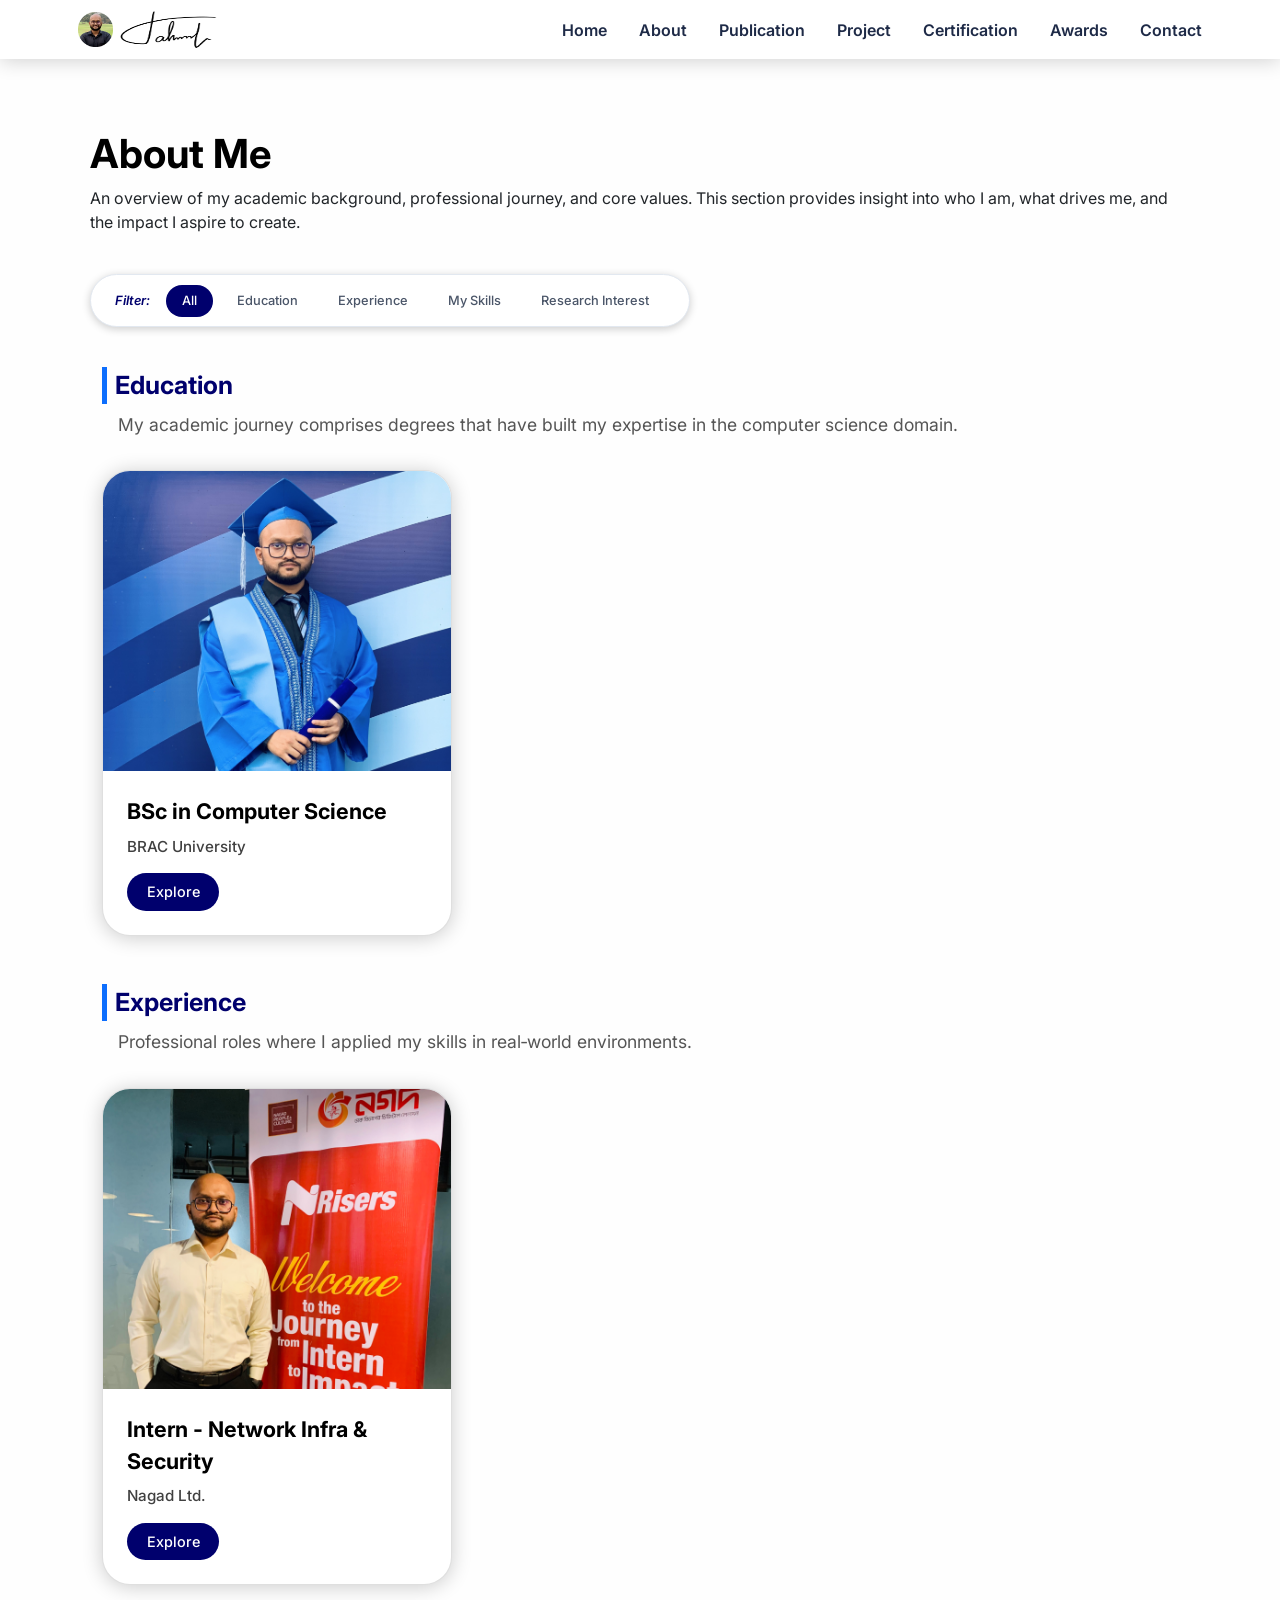
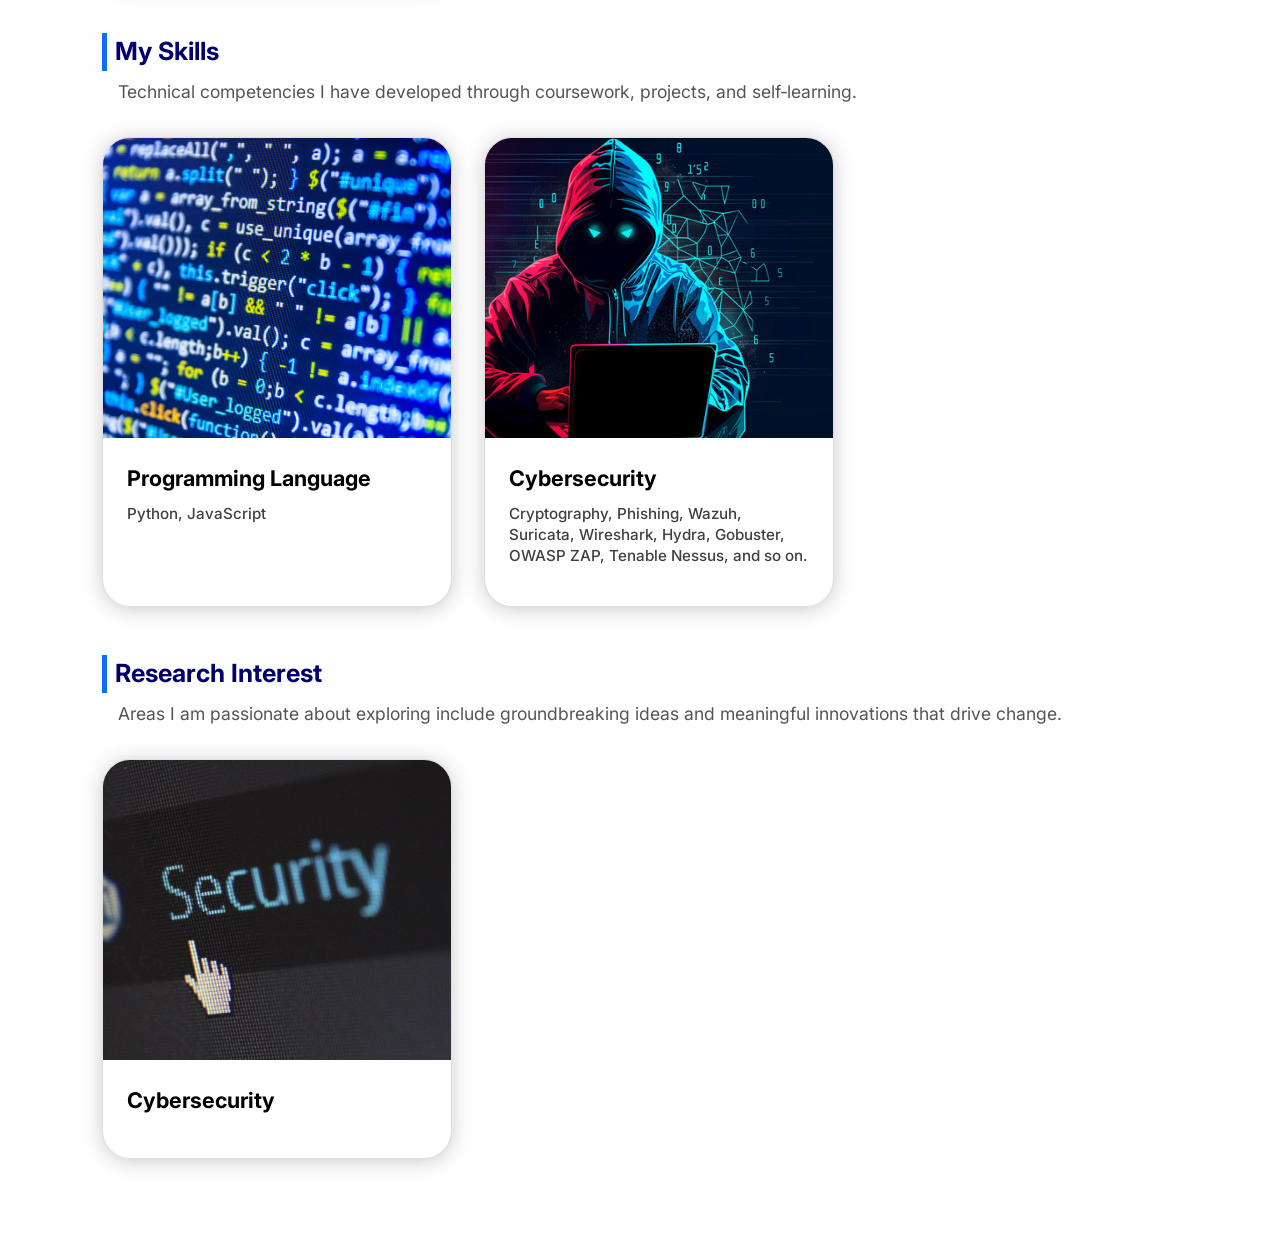
<file: components/about.html>
<!DOCTYPE html>
<html lang="en">
<head>
    <meta charset="utf-8">
    <meta name="viewport" content="width=device-width, initial-scale=1.0, shrink-to-fit=yes">
    <title>About | Tahsin Ahmed</title>
    <link rel="stylesheet" href="https://cdnjs.cloudflare.com/ajax/libs/animate.css/3.7.2/animate.min.css">
    <link rel="stylesheet" href="https://cdnjs.cloudflare.com/ajax/libs/font-awesome/6.5.2/css/all.min.css">
    <link rel="stylesheet" href="https://stackpath.bootstrapcdn.com/bootstrap/4.4.1/css/bootstrap.min.css">
    <link href="https://fonts.googleapis.com/css2?family=Inter:wght@400;500;600;700;800&display=swap" rel="stylesheet">
    <link rel="icon" type="image/png" href="../assets/img/favicon_v1.png">
    <meta name="theme-color" content="rgb(0, 0, 109)">
    <link rel="stylesheet" href="../css/header.css">
    <link rel="stylesheet" href="../css/about.css">
</head>
<body>
    <header class="site-header">
        <div class="header-container">
            <div class="logo-link">
                <img src="../assets/img/favicon_v1.png" class="logo-img" alt="logo">
                <span class="logo-text"><img src="../assets/img/signature_of_tahsin (1).png" class="sign" alt="Tahsin Ahmed"/></span>
            </div>
            <nav class="desktop-nav">
                <ul>
                    <li><a href="../index.html">Home</a></li>
                    <li><a href="./about.html">About</a></li>
                    <li><a href="./publications.html">Publication</a></li>
                    <li><a href="./project.html">Project</a></li>
                    <li><a href="./certification.html">Certification</a></li>
                    <li><a href="./awards.html">Awards</a></li>
                    <li><a href="./contact.html">Contact</a></li>
                </ul>
            </nav>
            <button class="mobile-menu-btn" id="mobileToggleBtn" aria-label="Open menu">
                <span class="hamburger-line"></span>
                <span class="hamburger-line"></span>
                <span class="hamburger-line"></span>
            </button>
        </div>
    </header>

    <div class="mobile-drawer" id="mobileDrawer">
        <div class="drawer-header"><button class="close-drawer" id="closeDrawerBtn" aria-label="Close menu">&times;</button></div>
        <ul class="drawer-nav">
            <li><a href="../index.html">Home</a></li>
            <li><a href="./about.html">About</a></li>
            <li><a href="./publications.html">Publication</a></li>
            <li><a href="./project.html">Project</a></li>
            <li><a href="./certification.html">Certification</a></li>
            <li><a href="./awards.html">Awards</a></li>
            <li><a href="./contact.html">Contact</a></li>
        </ul>
    </div>
    <div class="drawer-overlay" id="drawerOverlay"></div>

    <div class="page-content">
        <div class="fadeIn row" style="width:100%;height:auto;animation-duration: 1.5s; margin-bottom: 1rem;">
            <div class="col-md-12" id="left-hero">
                <h1 class="hero-tag contact-hero fadeInLeft" style="color: black; font-weight: bold; margin: 0;">About Me</h1>
                <p class="hero-des contact-des fadeIn delay-1s" style="margin-top: 0.5rem;">
                    An overview of my academic background, professional journey, and core values. This section provides insight into who I am, what drives me, and the impact I aspire to create.
                </p>
            </div>
        </div>

        <div class="filter-row">
            <div class="filter-bar-horizontal">
                <div class="filter-label-horizontal"><i>Filter:</i></div>
                <div class="desktop-filter-horizontal">
                    <button class="filter-btn-horizontal active" data-filter="all">All</button>
                    <button class="filter-btn-horizontal" data-filter="education">Education</button>
                    <button class="filter-btn-horizontal" data-filter="experience">Experience</button>
                    <button class="filter-btn-horizontal" data-filter="skills">My Skills</button>
                    <button class="filter-btn-horizontal" data-filter="research">Research Interest</button>
                </div>
                <div class="mobile-filter-horizontal">
                    <select id="filterSelect" class="filter-select-horizontal">
                        <option value="all">All</option>
                        <option value="education">Education</option>
                        <option value="experience">Experience</option>
                        <option value="skills">My Skills</option>
                        <option value="research">Research Interest</option>
                    </select>
                </div>
            </div>
        </div>

        <div class="section" data-section="education">
            <div class="section-title">Education</div>
            <div class="section-description">My academic journey comprises degrees that have built my expertise in the computer science domain.</div>
            <div class="cards-grid">
                <div class="card" data-category="education">
                    <div class="card-img"><img src="../assets/img/about/Convocation of BRAC.jpg" alt="BRAC Convocation"></div>
                    <div class="card-content">
                        <div class="card-title">BSc in Computer Science</div>
                        <div class="card-short-desc">BRAC University</div>
                        <button class="view-btn" data-modal="modal-bsc">Explore</button>
                    </div>
                </div>
            </div>
        </div>

        <div class="section" data-section="experience">
            <div class="section-title">Experience</div>
            <div class="section-description">Professional roles where I applied my skills in real‑world environments.</div>
            <div class="cards-grid">
                <div class="card" data-category="experience">
                    <div class="card-img"><img src="../assets/img/about/Internship_Nagad_Tahsin Ahmed.jpg" alt="Nagad Internship"></div>
                    <div class="card-content">
                        <div class="card-title">Intern - Network Infra &amp; Security</div>
                        <div class="card-short-desc">Nagad Ltd.</div>
                        <button class="view-btn" data-modal="modal-nagad">Explore</button>
                    </div>
                </div>
            </div>
        </div>

        <div class="section" data-section="skills">
            <div class="section-title">My Skills</div>
            <div class="section-description">Technical competencies I have developed through coursework, projects, and self‑learning.</div>
            <div class="cards-grid">
                <div class="card" data-category="skills">
                    <div class="card-img"><img src="../assets/img/about/coding.jpg" alt="programming_language"></div>
                    <div class="card-content">
                        <div class="card-title">Programming Language</div>
                        <div class="card-short-desc">Python, JavaScript</div>
                    </div>
                </div>
                <div class="card" data-category="skills">
                    <div class="card-img"><img src="../assets/img/about/360_F_826091667_3JZxVTR4adskWayJ3klrlxrzqfMwt8Va.jpg" alt="security_image_1"></div>
                    <div class="card-content">
                        <div class="card-title">Cybersecurity</div>
                        <div class="card-short-desc">Cryptography, Phishing, Wazuh, Suricata, Wireshark, Hydra, Gobuster, OWASP ZAP, Tenable Nessus, and so on.</div>
                    </div>
                </div>
            </div>
        </div>

        <div class="section" data-section="research">
            <div class="section-title">Research Interest</div>
            <div class="section-description">Areas I am passionate about exploring include groundbreaking ideas and meaningful innovations that drive change.</div>
            <div class="cards-grid">
                <div class="card" data-category="research">
                    <div class="card-img"><img src="../assets/img/about/security_image.jpg" alt="security_image"></div>
                    <div class="card-content"><div class="card-title">Cybersecurity</div></div>
                </div>
            </div>
        </div>

        <div id="emptyStateMessage" style="display: none;">
            <div class="empty-message"><i class="fas fa-folder-open"></i>No content found in this category.</div>
        </div>
    </div>

    <div id="modal-bsc" class="modal">
        <div class="modal-content">
            <div class="modal-header"><h2>BSc in Computer Science</h2><button class="close-modal">&times;</button></div>
            <div class="modal-body">
                <div class="modal-detail-row">
                    <div style="flex:1; text-align: center;">
                        <img class="work-hero-img" src="../assets/img/about/Convocation of BRAC.jpg" alt="BRAC">
                    </div>
                    <div style="flex:2">
                        <div class="technologies">
                            <div class="info-item"><h2>University</h2><span class="tech-stack"><a href="https://www.bracu.ac.bd/" target="_blank" rel="noopener">BRAC University</a></span></div>
                            <div class="info-row">
                                <div class="info-item"><h2>Degree</h2><span class="tech-stack">Computer Science</span></div>
                                <div class="info-item"><h2>Department</h2><span class="tech-stack"><a href="https://cse.sds.bracu.ac.bd/" target="_blank" rel="noopener">Computer Science &amp; Engineering</a></span></div>
                            </div>
                            <div class="info-item"><h2>Graduation</h2><span class="tech-stack">February 2025</span></div>
                            <div class="info-row">
                                <div class="info-item"><h2>CGPA</h2><span class="tech-stack">3.49/4</span></div>
                                <div class="info-item"><h2>Percentage</h2><span class="tech-stack">87.25%</span></div>
                            </div>
                            <div class="info-item"><h2>Recognition</h2><span class="tech-stack">Appeared twice on the Dean's List (Summer 2020 &amp; Spring 2021).</span></div>
                        </div>
                    </div>
                </div>
            </div>
        </div>
    </div>

    <div id="modal-nagad" class="modal">
        <div class="modal-content">
            <div class="modal-header"><h2>Intern - Network Infra &amp; Security</h2><button class="close-modal">&times;</button></div>
            <div class="modal-body">
                <div class="modal-detail-row">
                    <div style="flex:1; text-align: center;">
                        <img class="work-hero-img" src="../assets/img/about/Internship_Nagad_Tahsin Ahmed.jpg" alt="Nagad">
                    </div>
                    <div style="flex:2">
                        <div class="technologies">
                            <div class="info-row">
                                <div class="info-item"><h2>Organization</h2><span class="tech-stack"><a href="https://nagad.com.bd/" target="_blank" rel="noopener">Nagad Ltd.</a></span></div>
                                <div class="info-item"><h2>Designation</h2><span class="tech-stack">Intern</span></div>
                            </div>
                            <div class="info-row">
                                <div class="info-item"><h2>Unit</h2><span class="tech-stack">Network Infra &amp; Security</span></div>
                                <div class="info-item"><h2>Department</h2><span class="tech-stack">IT Infrastructure</span></div>
                                <div class="info-item"><h2>Division</h2><span class="tech-stack">Technology &amp; Business Assurance</span></div>
                            </div>
                            <div class="info-item"><h2>Time Period</h2><span class="tech-stack">November 2025 – March 2026</span></div>
                            <div class="info-item">
                                <h2>Responsibilities</h2>
                                <div class="responsibilities-container">
                                    <div class="column">
                                        <div class="tech-stack">1. Vulnerability assessment using Tenable Nessus.</div>
                                        <div class="tech-stack">2. Managed RAVPN access via Windows AD &amp; portal.</div>
                                        <div class="tech-stack">3. Automated firewall policy validation using Python.</div>
                                    </div>
                                    <div class="column">
                                        <div class="tech-stack">4. Monitored network health using Zabbix.</div>
                                        <div class="tech-stack">5. Documented 800+ management records for audit.</div>
                                        <div class="tech-stack">6. Collaborated with Bangladesh Bank for budget approval.</div>
                                    </div>
                                </div>
                            </div>
                        </div>
                    </div>
                </div>
            </div>
        </div>
    </div>

    <script src="../js/main.js"></script>
    <script src="../js/about.js"></script>
</body>
</html>
</file>
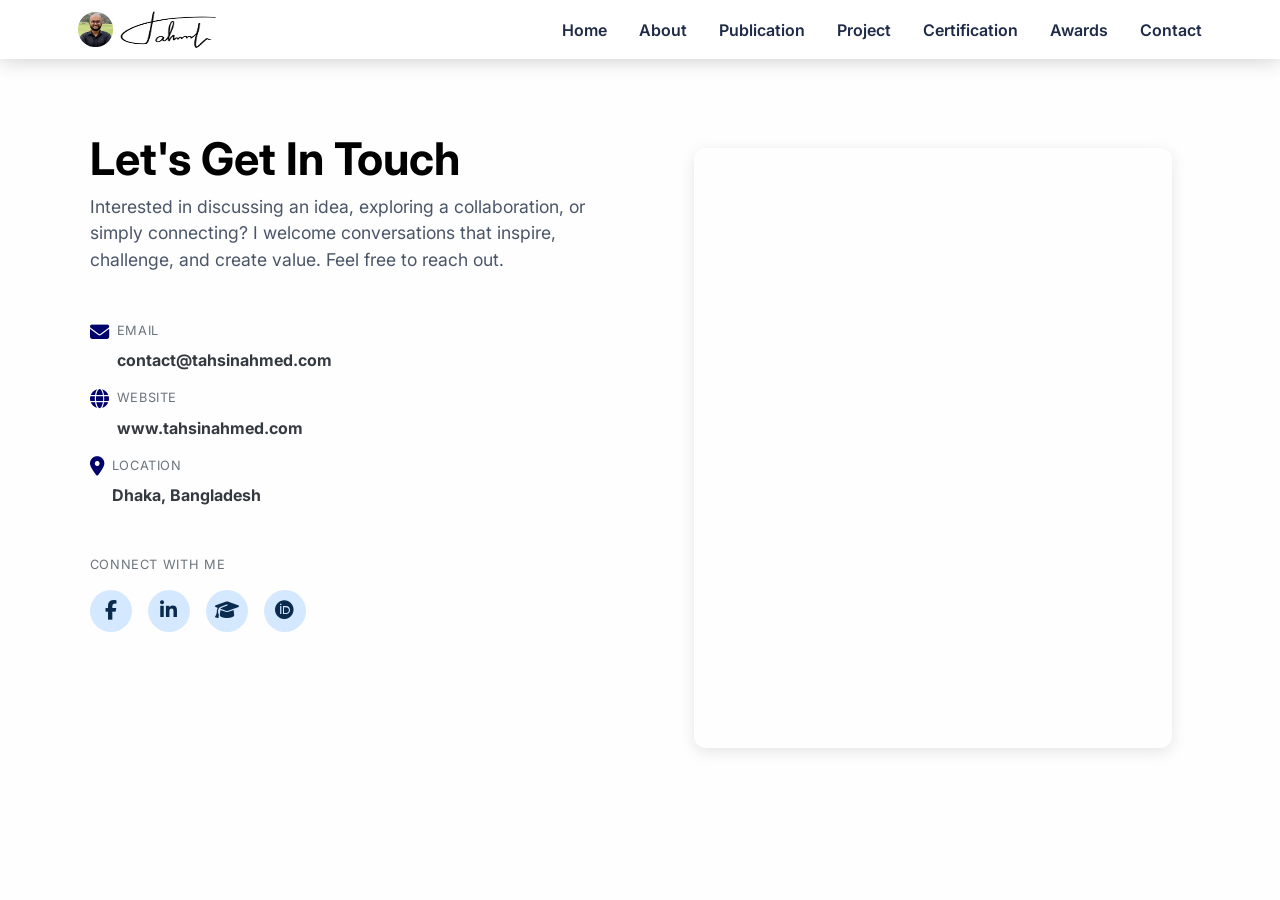
<file: components/contact.html>
<!DOCTYPE html>
<html lang="en">
<head>
    <meta charset="UTF-8">
    <meta name="viewport" content="width=device-width, initial-scale=1.0, shrink-to-fit=yes">
    <title>Contact | Tahsin Ahmed</title>
    <link rel="stylesheet" href="https://cdnjs.cloudflare.com/ajax/libs/animate.css/3.7.2/animate.min.css">
    <link rel="stylesheet" href="https://cdnjs.cloudflare.com/ajax/libs/font-awesome/6.5.2/css/all.min.css">
    <link rel="stylesheet" href="https://stackpath.bootstrapcdn.com/bootstrap/4.4.1/css/bootstrap.min.css">
    <link href="https://fonts.googleapis.com/css2?family=Inter:wght@400;500;600;700;800&display=swap" rel="stylesheet">
    <link rel="icon" type="image/png" href="../assets/img/favicon_v1.png">
    <link rel="stylesheet" href="../css/header.css">
    <link rel="stylesheet" href="../css/contact.css">
</head>
<body>

<!-- HEADER -->
<header class="site-header">
    <div class="header-container">
        <div class="logo-link">
            <img src="../assets/img/favicon_v1.png" class="logo-img" alt="logo">
            <span class="logo-text">
                <img src="../assets/img/signature_of_tahsin (1).png" class="sign" alt="Tahsin Ahmed">
            </span>
        </div>
        <nav class="desktop-nav">
            <ul>
                <li><a href="../index.html">Home</a></li>
                <li><a href="./about.html">About</a></li>
                <li><a href="./publications.html">Publication</a></li>
                <li><a href="./project.html">Project</a></li>
                <li><a href="./certification.html">Certification</a></li>
                <li><a href="./awards.html">Awards</a></li>
                <li><a href="./contact.html">Contact</a></li>
            </ul>
        </nav>
        <button class="mobile-menu-btn" id="mobileToggleBtn" aria-label="Open menu">
            <span class="hamburger-line"></span>
            <span class="hamburger-line"></span>
            <span class="hamburger-line"></span>
        </button>
    </div>
</header>

<!-- MOBILE MENU -->
<div class="mobile-drawer" id="mobileDrawer">
    <div class="drawer-header">
        <button class="close-drawer" id="closeDrawerBtn" aria-label="Close menu">&times;</button>
    </div>
    <ul class="drawer-nav">
        <li><a href="../index.html">Home</a></li>
        <li><a href="./about.html">About</a></li>
        <li><a href="./publications.html">Publication</a></li>
        <li><a href="./project.html">Project</a></li>
        <li><a href="./certification.html">Certification</a></li>
        <li><a href="./awards.html">Awards</a></li>
        <li><a href="./contact.html">Contact</a></li>
    </ul>
</div>
<div class="drawer-overlay" id="drawerOverlay"></div>

<!-- CONTACT CONTENT -->
<div class="page-content">
    <div class="animated fadeIn row" style="width:100%; animation-duration:1.5s;">

        <!-- LEFT -->
        <div class="col-md-6" id="left-hero">
            <h1 class="hero-tag contact-hero fadeInLeft">Let's Get In Touch</h1>
            <p class="hero-des contact-des">
                Interested in discussing an idea, exploring a collaboration, or simply connecting?
                I welcome conversations that inspire, challenge, and create value. Feel free to reach out.
            </p>

            <!-- CONTACT INFO -->
            <div class="contact-info">
                <div class="d-flex align-items-start mb-2">
                    <i class="fa fa-envelope mr-2" style="color:rgb(0,0,109); font-size:1.2rem; margin-top:0.1rem;"></i>
                    <div>
                        <div class="text-muted small text-uppercase" style="letter-spacing:0.05em; color: #4a5568; margin-bottom: 0.5rem;">Email</div>
                        <a href="mailto:contact@tahsinahmed.com" class="text-dark font-weight-bold" style="text-decoration:none; margin-bottom: 0.5rem;">contact@tahsinahmed.com</a>
                    </div>
                </div>
                <div class="d-flex align-items-start mb-2" style="margin-top: 1rem;">
                    <i class="fa fa-globe mr-2" style="color:rgb(0,0,109); font-size:1.2rem; margin-top:0.1rem;"></i>
                    <div>
                        <div class="text-muted small text-uppercase" style="letter-spacing:0.05em; color: #4a5568; margin-bottom: 0.5rem;">Website</div>
                        <a href="https://www.tahsinahmed.com" target="_blank" rel="noopener noreferrer" class="text-dark font-weight-bold" style="text-decoration:none; margin-bottom: 0.5rem;">www.tahsinahmed.com</a>
                    </div>
                </div>
                <div class="d-flex align-items-start mb-2" style="margin-top: 1rem;">
                    <i class="fa fa-map-marker-alt mr-2" style="color:rgb(0,0,109); font-size:1.2rem; margin-top:0.1rem;"></i>
                    <div>
                        <div class="text-muted small text-uppercase" style="letter-spacing:0.05em; margin-bottom: 0.5rem; color: #4a5568;">Location</div>
                        <span class="text-dark font-weight-bold" style="margin-bottom: 0.5rem;">Dhaka, Bangladesh</span>
                    </div>
                </div>
            </div>
            <!-- END CONTACT INFO -->

            <!-- SOCIAL LINKS -->
            <div class="social-section">
                <div class="text-muted small text-uppercase" style="letter-spacing:0.05em; margin-top:2rem; margin-bottom:1rem; color: #4a5568;">Connect With Me</div>
                <div class="social-links">
                    <a href="https://www.facebook.com/tahsinnahmed/" target="_blank" rel="noopener" aria-label="Facebook"><i class="fab fa-facebook-f"></i></a>
                    <a href="https://www.linkedin.com/in/tahsinnahmed" target="_blank" rel="noopener" aria-label="LinkedIn"><i class="fab fa-linkedin-in"></i></a>
                    <a href="https://scholar.google.com/citations?user=N4_39jQAAAAJ&hl" target="_blank" rel="noopener" aria-label="Google Scholar"><i class="fas fa-graduation-cap"></i></a>
                    <a href="https://orcid.org/0009-0006-9820-1071" target="_blank" rel="noopener" aria-label="ORCID"><i class="fab fa-orcid"></i></a>
                </div>
            </div>
            <!-- END SOCIAL LINKS -->
        </div>

        <!-- RIGHT / MAP -->
        <div class="col-md-6" id="hero-right">
            <div class="map-wrapper">
                <iframe src="https://www.google.com/maps/embed?pb=!1m18!1m12!1m3!1d14606.437204246382!2d90.36592396229216!3d23.80629729455645!2m3!1f0!2f0!3f0!3m2!1i1024!2i768!4f13.1!3m3!1m2!1s0x3755c72a7c0d0b0d%3A0x8c5c7f2c5f5c5f5c!2sMirpur-1%2C%20Dhaka%2C%20Bangladesh!5e0!3m2!1sen!2sbd!4v1700000000000" width="100%" height="100%" style="border:0; min-height:400px;" allowfullscreen loading="lazy" referrerpolicy="no-referrer-when-downgrade" title="Location map"></iframe>
            </div>
        </div>

    </div>
</div>

<!-- JAVASCRIPT -->
<script src="../js/main.js"></script>
</body>
</html>
</file>
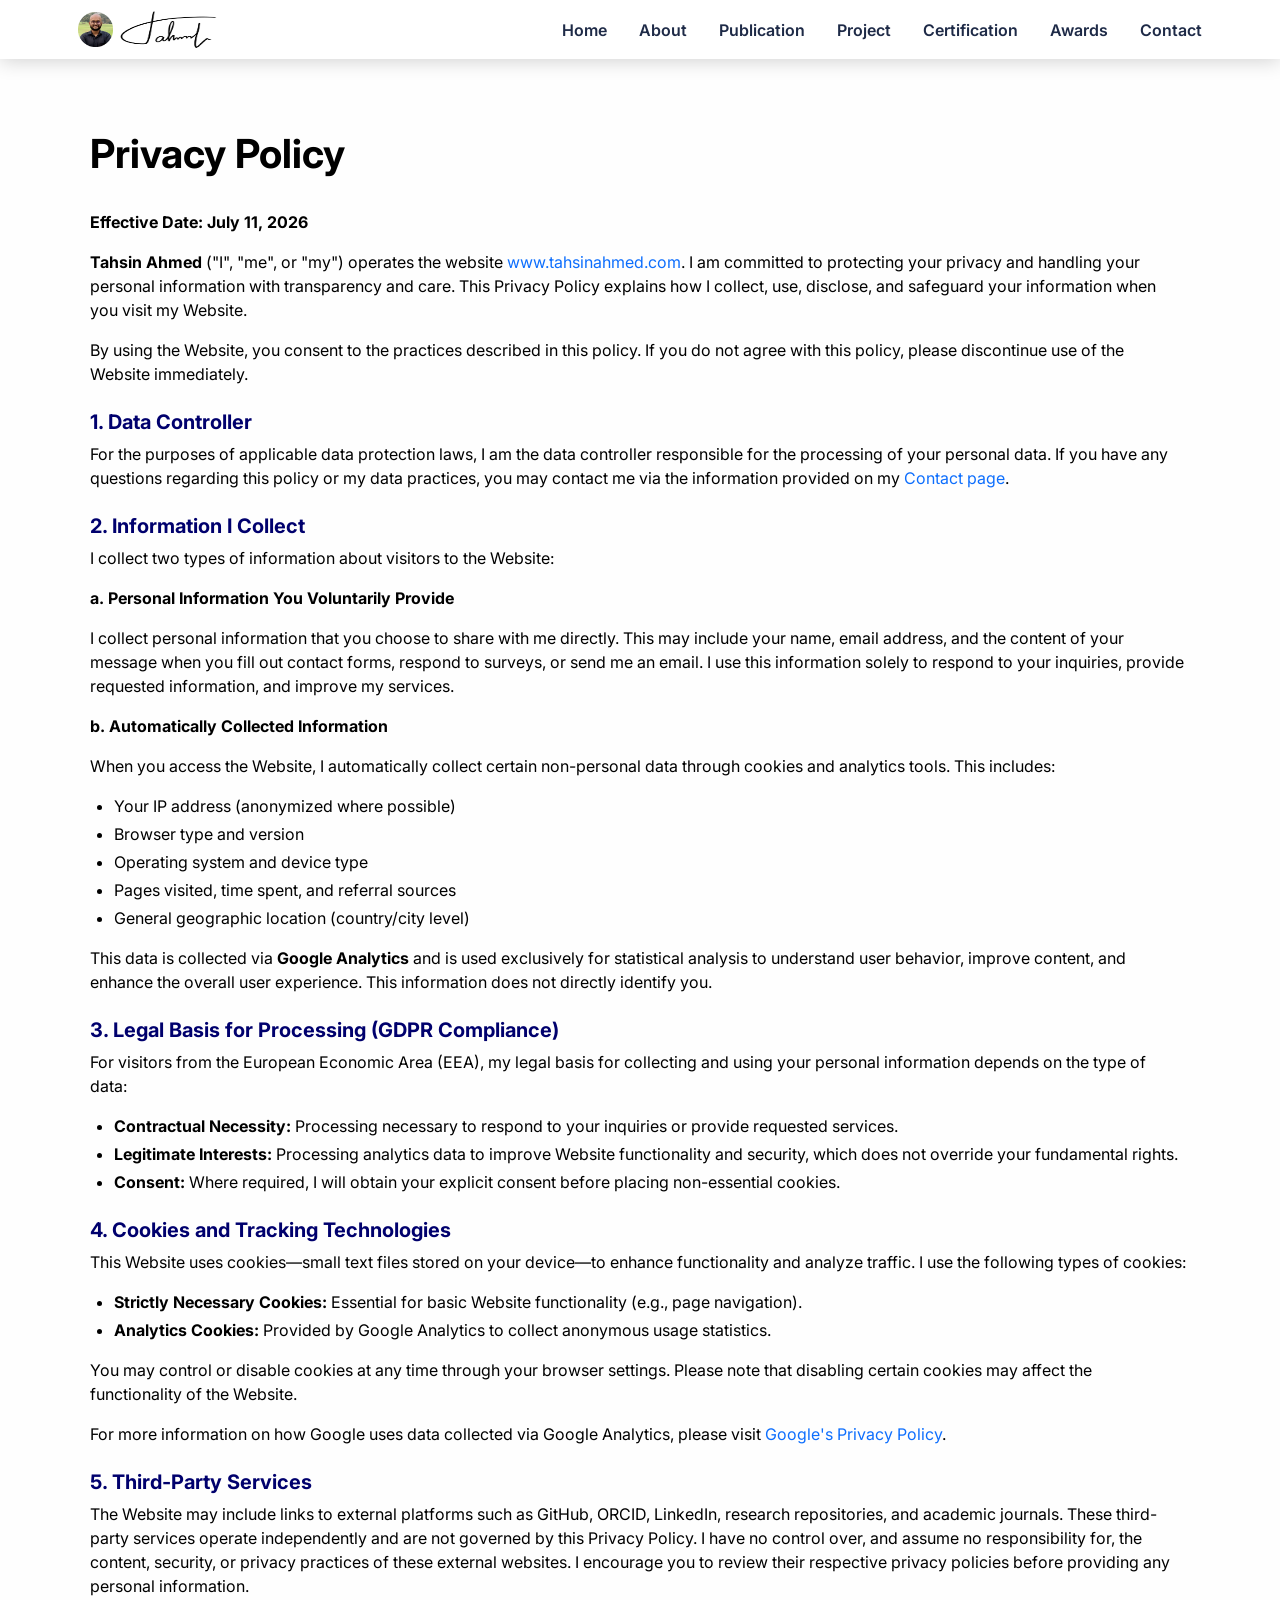
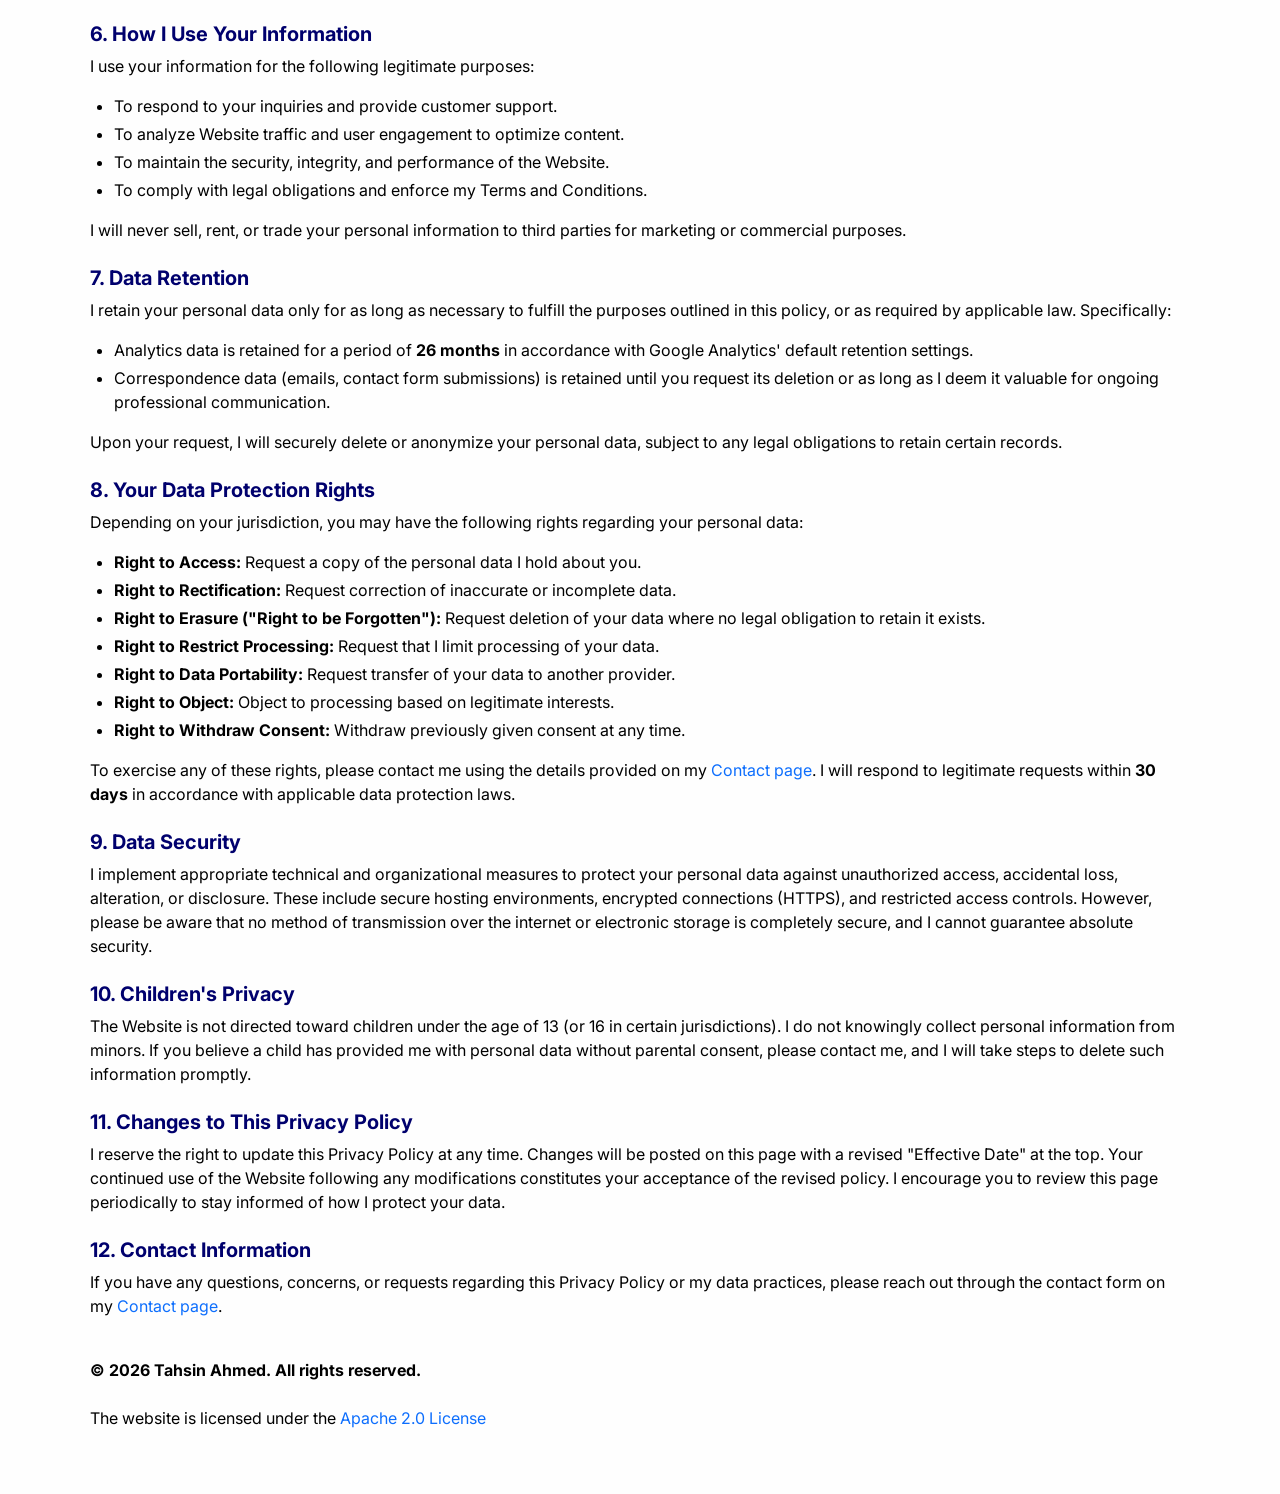
<file: components/policy.html>
<!DOCTYPE html>
<html lang="en">
<head>
    <meta charset="utf-8">
    <meta name="viewport" content="width=device-width, initial-scale=1.0, shrink-to-fit=yes">
    <title>Policy | Tahsin Ahmed</title>
    <link rel="stylesheet" href="https://cdnjs.cloudflare.com/ajax/libs/animate.css/3.7.2/animate.min.css">
    <link rel="stylesheet" href="https://cdnjs.cloudflare.com/ajax/libs/font-awesome/6.5.2/css/all.min.css">
    <link rel="stylesheet" href="https://stackpath.bootstrapcdn.com/bootstrap/4.4.1/css/bootstrap.min.css">
    <link href="https://fonts.googleapis.com/css2?family=Inter:wght@400;500;600;700;800&display=swap" rel="stylesheet">
    <link rel="icon" type="image/png" href="../assets/img/favicon_v1.png">
    <link rel="stylesheet" href="../css/header.css">
    <link rel="stylesheet" href="../css/policy.css">
</head>
<body>
    <header class="site-header">
        <div class="header-container">
            <div class="logo-link">
                <img src="../assets/img/favicon_v1.png" class="logo-img" alt="logo">
                <span class="logo-text"><img src="../assets/img/signature_of_tahsin (1).png" class="sign" alt="Tahsin Ahmed"/></span>
            </div>
            <nav class="desktop-nav">
                <ul>
                    <li><a href="../index.html">Home</a></li>
                    <li><a href="./about.html">About</a></li>
                    <li><a href="./publications.html">Publication</a></li>
                    <li><a href="./project.html">Project</a></li>
                    <li><a href="./certification.html">Certification</a></li>
                    <li><a href="./awards.html">Awards</a></li>
                    <li><a href="./contact.html">Contact</a></li>
                </ul>
            </nav>
            <button class="mobile-menu-btn" id="mobileToggleBtn" aria-label="Open menu">
                <span class="hamburger-line"></span><span class="hamburger-line"></span><span class="hamburger-line"></span>
            </button>
        </div>
    </header>

    <div class="mobile-drawer" id="mobileDrawer">
        <div class="drawer-header"><button class="close-drawer" id="closeDrawerBtn" aria-label="Close menu">&times;</button></div>
        <ul class="drawer-nav">
            <li><a href="../index.html">Home</a></li>
            <li><a href="./about.html">About</a></li>
            <li><a href="./publications.html">Publication</a></li>
            <li><a href="./project.html">Project</a></li>
            <li><a href="./certification.html">Certification</a></li>
            <li><a href="./awards.html">Awards</a></li>
            <li><a href="./contact.html">Contact</a></li>
        </ul>
    </div>
    <div class="drawer-overlay" id="drawerOverlay"></div>

    <div class="page-content">
        <div class="row" style="width:100%;">
            <div class="col-md-12" id="left-hero">
                <div class="privacy-policy">
                    <h1 style="font-weight: bold">Privacy Policy</h1> <br />
                    <p><strong>Effective Date: July 11, 2026</strong></p>
                    <p><strong>Tahsin Ahmed</strong> ("I", "me", or "my") operates the website <a class="legal-links" href="https://www.tahsinahmed.com">www.tahsinahmed.com</a>. I am committed to protecting your privacy and handling your personal information with transparency and care. This Privacy Policy explains how I collect, use, disclose, and safeguard your information when you visit my Website.</p>
                    <p>By using the Website, you consent to the practices described in this policy. If you do not agree with this policy, please discontinue use of the Website immediately.</p>

                    <h2>1. Data Controller</h2>
                    <p>For the purposes of applicable data protection laws, I am the data controller responsible for the processing of your personal data. If you have any questions regarding this policy or my data practices, you may contact me via the information provided on my <a class="legal-links" href="./contact.html">Contact page</a>.</p>

                    <h2>2. Information I Collect</h2>
                    <p>I collect two types of information about visitors to the Website:</p>
                    <p><strong>a. Personal Information You Voluntarily Provide</strong></p>
                    <p>I collect personal information that you choose to share with me directly. This may include your name, email address, and the content of your message when you fill out contact forms, respond to surveys, or send me an email. I use this information solely to respond to your inquiries, provide requested information, and improve my services.</p>
                    <p><strong>b. Automatically Collected Information</strong></p>
                    <p>When you access the Website, I automatically collect certain non-personal data through cookies and analytics tools. This includes:</p>
                    <ul>
                        <li>Your IP address (anonymized where possible)</li>
                        <li>Browser type and version</li>
                        <li>Operating system and device type</li>
                        <li>Pages visited, time spent, and referral sources</li>
                        <li>General geographic location (country/city level)</li>
                    </ul>
                    <p>This data is collected via <strong>Google Analytics</strong> and is used exclusively for statistical analysis to understand user behavior, improve content, and enhance the overall user experience. This information does not directly identify you.</p>

                    <h2>3. Legal Basis for Processing (GDPR Compliance)</h2>
                    <p>For visitors from the European Economic Area (EEA), my legal basis for collecting and using your personal information depends on the type of data:</p>
                    <ul>
                        <li><strong>Contractual Necessity:</strong> Processing necessary to respond to your inquiries or provide requested services.</li>
                        <li><strong>Legitimate Interests:</strong> Processing analytics data to improve Website functionality and security, which does not override your fundamental rights.</li>
                        <li><strong>Consent:</strong> Where required, I will obtain your explicit consent before placing non-essential cookies.</li>
                    </ul>

                    <h2>4. Cookies and Tracking Technologies</h2>
                    <p>This Website uses cookies—small text files stored on your device—to enhance functionality and analyze traffic. I use the following types of cookies:</p>
                    <ul>
                        <li><strong>Strictly Necessary Cookies:</strong> Essential for basic Website functionality (e.g., page navigation).</li>
                        <li><strong>Analytics Cookies:</strong> Provided by Google Analytics to collect anonymous usage statistics.</li>
                    </ul>
                    <p>You may control or disable cookies at any time through your browser settings. Please note that disabling certain cookies may affect the functionality of the Website.</p>
                    <p>For more information on how Google uses data collected via Google Analytics, please visit <a class="legal-links" href="https://policies.google.com/technologies/partner-sites" target="_blank" rel="noopener noreferrer">Google's Privacy Policy</a>.</p>

                    <h2>5. Third-Party Services</h2>
                    <p>The Website may include links to external platforms such as GitHub, ORCID, LinkedIn, research repositories, and academic journals. These third-party services operate independently and are not governed by this Privacy Policy. I have no control over, and assume no responsibility for, the content, security, or privacy practices of these external websites. I encourage you to review their respective privacy policies before providing any personal information.</p>

                    <h2>6. How I Use Your Information</h2>
                    <p>I use your information for the following legitimate purposes:</p>
                    <ul>
                        <li>To respond to your inquiries and provide customer support.</li>
                        <li>To analyze Website traffic and user engagement to optimize content.</li>
                        <li>To maintain the security, integrity, and performance of the Website.</li>
                        <li>To comply with legal obligations and enforce my Terms and Conditions.</li>
                    </ul>
                    <p>I will never sell, rent, or trade your personal information to third parties for marketing or commercial purposes.</p>

                    <h2>7. Data Retention</h2>
                    <p>I retain your personal data only for as long as necessary to fulfill the purposes outlined in this policy, or as required by applicable law. Specifically:</p>
                    <ul>
                        <li>Analytics data is retained for a period of <strong>26 months</strong> in accordance with Google Analytics' default retention settings.</li>
                        <li>Correspondence data (emails, contact form submissions) is retained until you request its deletion or as long as I deem it valuable for ongoing professional communication.</li>
                    </ul>
                    <p>Upon your request, I will securely delete or anonymize your personal data, subject to any legal obligations to retain certain records.</p>

                    <h2>8. Your Data Protection Rights</h2>
                    <p>Depending on your jurisdiction, you may have the following rights regarding your personal data:</p>
                    <ul>
                        <li><strong>Right to Access:</strong> Request a copy of the personal data I hold about you.</li>
                        <li><strong>Right to Rectification:</strong> Request correction of inaccurate or incomplete data.</li>
                        <li><strong>Right to Erasure ("Right to be Forgotten"):</strong> Request deletion of your data where no legal obligation to retain it exists.</li>
                        <li><strong>Right to Restrict Processing:</strong> Request that I limit processing of your data.</li>
                        <li><strong>Right to Data Portability:</strong> Request transfer of your data to another provider.</li>
                        <li><strong>Right to Object:</strong> Object to processing based on legitimate interests.</li>
                        <li><strong>Right to Withdraw Consent:</strong> Withdraw previously given consent at any time.</li>
                    </ul>
                    <p>To exercise any of these rights, please contact me using the details provided on my <a class="legal-links" href="./contact.html">Contact page</a>. I will respond to legitimate requests within <strong>30 days</strong> in accordance with applicable data protection laws.</p>

                    <h2>9. Data Security</h2>
                    <p>I implement appropriate technical and organizational measures to protect your personal data against unauthorized access, accidental loss, alteration, or disclosure. These include secure hosting environments, encrypted connections (HTTPS), and restricted access controls. However, please be aware that no method of transmission over the internet or electronic storage is completely secure, and I cannot guarantee absolute security.</p>

                    <h2>10. Children's Privacy</h2>
                    <p>The Website is not directed toward children under the age of 13 (or 16 in certain jurisdictions). I do not knowingly collect personal information from minors. If you believe a child has provided me with personal data without parental consent, please contact me, and I will take steps to delete such information promptly.</p>

                    <h2>11. Changes to This Privacy Policy</h2>
                    <p>I reserve the right to update this Privacy Policy at any time. Changes will be posted on this page with a revised "Effective Date" at the top. Your continued use of the Website following any modifications constitutes your acceptance of the revised policy. I encourage you to review this page periodically to stay informed of how I protect your data.</p>

                    <h2>12. Contact Information</h2>
                    <p>If you have any questions, concerns, or requests regarding this Privacy Policy or my data practices, please reach out through the contact form on my <a class="legal-links" href="./contact.html">Contact page</a>.</p>

                    <br />
                    <p id="legal-hero-des" class="hero-des">
                        <b><span class="copyright-legal">© <span id="current-year"></span> Tahsin Ahmed. All rights reserved.</span></b><br /><br />
                        The website is licensed under the <a class="legal-links" href="https://raw.githubusercontent.com/ahmedinsider/ahmedinsider.github.io/main/LICENSE">Apache 2.0 License</a>
                    </p>
                </div>
            </div>
        </div>
    </div>

    <script src="../js/main.js"></script>
    <script src="../js/policy.js"></script>
</body>
</html>
</file>
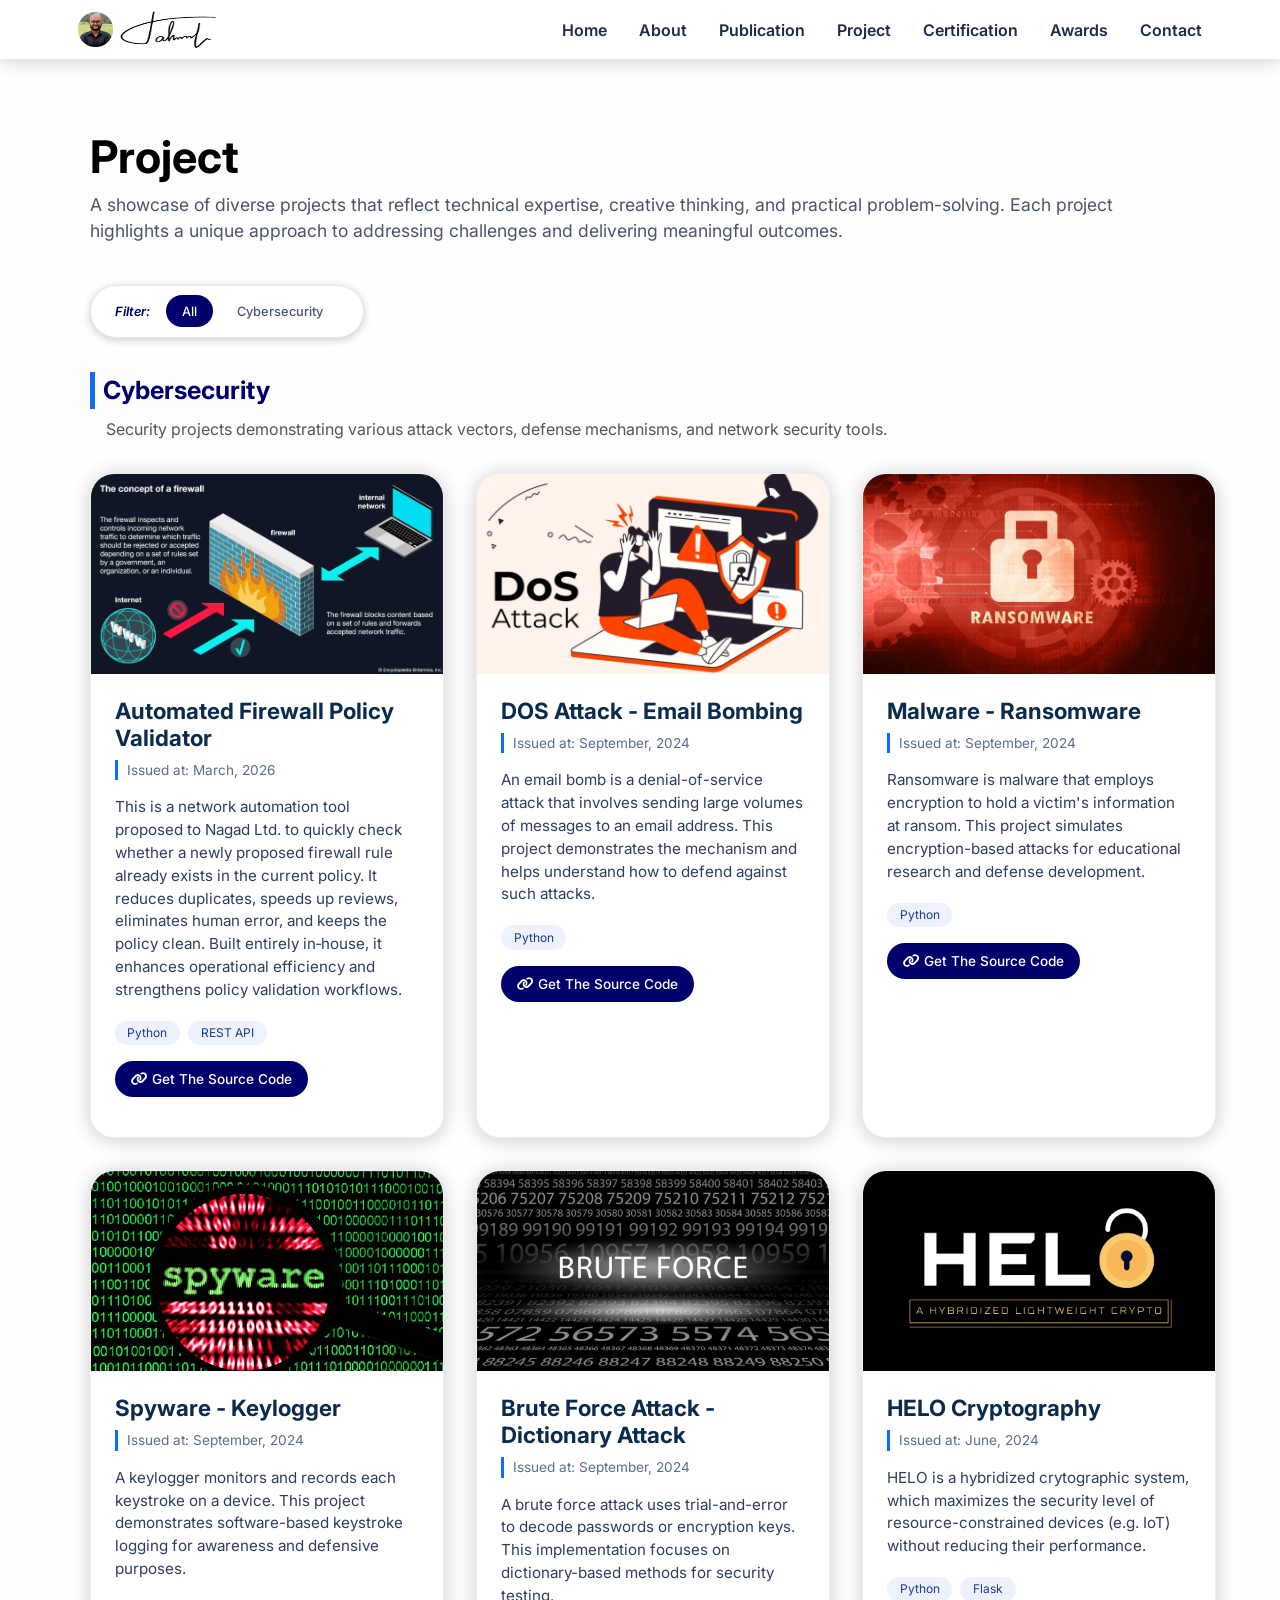
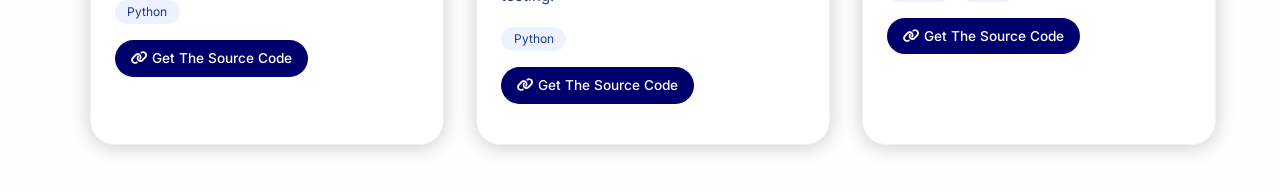
<file: components/project.html>
<!DOCTYPE html>
<html lang="en">
<head>
    <meta charset="utf-8">
    <meta name="viewport" content="width=device-width, initial-scale=1.0, shrink-to-fit=yes">
    <title>Project | Tahsin Ahmed</title>
    <link rel="stylesheet" href="https://cdnjs.cloudflare.com/ajax/libs/animate.css/3.7.2/animate.min.css">
    <link rel="stylesheet" href="https://cdnjs.cloudflare.com/ajax/libs/font-awesome/6.5.2/css/all.min.css">
    <link rel="stylesheet" href="https://stackpath.bootstrapcdn.com/bootstrap/4.4.1/css/bootstrap.min.css">
    <link href="https://fonts.googleapis.com/css2?family=Inter:wght@400;500;600;700;800&display=swap" rel="stylesheet">
    <link rel="icon" type="image/png" href="../assets/img/favicon_v1.png">
    <link rel="stylesheet" href="../css/header.css">
    <link rel="stylesheet" href="../css/project.css">
</head>
<body>
    <header class="site-header">
        <div class="header-container">
            <div class="logo-link">
                <img src="../assets/img/favicon_v1.png" class="logo-img" alt="logo">
                <span class="logo-text"><img src="../assets/img/signature_of_tahsin (1).png" class="sign" alt="Tahsin Ahmed"/></span>
            </div>
            <nav class="desktop-nav">
                <ul>
                    <li><a href="../index.html">Home</a></li>
                    <li><a href="./about.html">About</a></li>
                    <li><a href="./publications.html">Publication</a></li>
                    <li><a href="./project.html">Project</a></li>
                    <li><a href="./certification.html">Certification</a></li>
                    <li><a href="./awards.html">Awards</a></li>
                    <li><a href="./contact.html">Contact</a></li>
                </ul>
            </nav>
            <button class="mobile-menu-btn" id="mobileToggleBtn" aria-label="Open menu">
                <span class="hamburger-line"></span><span class="hamburger-line"></span><span class="hamburger-line"></span>
            </button>
        </div>
    </header>

    <div class="mobile-drawer" id="mobileDrawer">
        <div class="drawer-header"><button class="close-drawer" id="closeDrawerBtn" aria-label="Close menu">&times;</button></div>
        <ul class="drawer-nav">
            <li><a href="../index.html">Home</a></li>
            <li><a href="./about.html">About</a></li>
            <li><a href="./publications.html">Publication</a></li>
            <li><a href="./project.html">Project</a></li>
            <li><a href="./certification.html">Certification</a></li>
            <li><a href="./awards.html">Awards</a></li>
            <li><a href="./contact.html">Contact</a></li>
        </ul>
    </div>
    <div class="drawer-overlay" id="drawerOverlay"></div>

    <div class="page-content">
        <div class="fadeIn row" style="width:100%;height:auto;animation-duration: 1.5s; margin-bottom: 1rem;">
            <div class="col-md-12" id="left-hero">
                <h1 class="hero-tag fadeInLeft" style="margin: 0;">Project</h1>
                <p class="hero-des fadeIn delay-1s" style="margin-top: 0.5rem;">
                    A showcase of diverse projects that reflect technical expertise, creative thinking, and practical problem-solving. Each project highlights a unique approach to addressing challenges and delivering meaningful outcomes.
                </p>
            </div>
        </div>

        <div class="filter-row">
            <div class="filter-bar-horizontal">
                <div class="filter-label-horizontal"><i>Filter:</i></div>
                <div class="desktop-filter-horizontal">
                    <button class="filter-btn-horizontal active" data-filter="all">All</button>
                    <button class="filter-btn-horizontal" data-filter="cybersecurity">Cybersecurity</button>
                </div>
                <div class="mobile-filter-horizontal">
                    <select id="filterSelect" class="filter-select-horizontal">
                        <option value="all">All</option>
                        <option value="cybersecurity">Cybersecurity</option>
                    </select>
                </div>
            </div>
        </div>

        <div class="projects-section">
            <div class="section-title">Cybersecurity</div>
            <div class="section-description">Security projects demonstrating various attack vectors, defense mechanisms, and network security tools.</div>
            <div class="projects-grid" id="projectsGrid">

                <div class="project-card" data-category="cybersecurity">
                    <div class="card-image"><img src="../assets/img/firewall.png" alt="Automated Firewall Policy Validator"></div>
                    <div class="card-body">
                        <h3>Automated Firewall Policy Validator</h3>
                        <div class="project-meta">Issued at: March, 2026</div>
                        <p>This is a network automation tool proposed to Nagad Ltd. to quickly check whether a newly proposed firewall rule already exists in the current policy. It reduces duplicates, speeds up reviews, eliminates human error, and keeps the policy clean. Built entirely in‑house, it enhances operational efficiency and strengthens policy validation workflows.</p>
                        <div class="tech-tags"><span>Python</span><span>REST API</span></div>
                        <a href="https://github.com/tahsinnahmed/automated-firewall-policy-validator.git" target="_blank" rel="noopener" class="project-link"><i class="fa fa-link"></i> Get The Source Code</a>
                    </div>
                </div>

                <div class="project-card" data-category="cybersecurity">
                    <div class="card-image"><img src="../assets/img/DOS Attack.png" alt="DOS Attack - Email Bombing"></div>
                    <div class="card-body">
                        <h3>DOS Attack - Email Bombing</h3>
                        <div class="project-meta">Issued at: September, 2024</div>
                        <p>An email bomb is a denial-of-service attack that involves sending large volumes of messages to an email address. This project demonstrates the mechanism and helps understand how to defend against such attacks.</p>
                        <div class="tech-tags"><span>Python</span></div>
                        <a href="https://github.com/hack4tahsin/Email-Bombing" target="_blank" rel="noopener" class="project-link"><i class="fa fa-link"></i> Get The Source Code</a>
                    </div>
                </div>

                <div class="project-card" data-category="cybersecurity">
                    <div class="card-image"><img src="../assets/img/Ransomware.jpeg" alt="Malware - Ransomware"></div>
                    <div class="card-body">
                        <h3>Malware - Ransomware</h3>
                        <div class="project-meta">Issued at: September, 2024</div>
                        <p>Ransomware is malware that employs encryption to hold a victim's information at ransom. This project simulates encryption-based attacks for educational research and defense development.</p>
                        <div class="tech-tags"><span>Python</span></div>
                        <a href="https://github.com/hack4tahsin/Ransomware" target="_blank" rel="noopener" class="project-link"><i class="fa fa-link"></i> Get The Source Code</a>
                    </div>
                </div>

                <div class="project-card" data-category="cybersecurity">
                    <div class="card-image"><img src="../assets/img/Spyware.png" alt="Spyware - Keylogger"></div>
                    <div class="card-body">
                        <h3>Spyware - Keylogger</h3>
                        <div class="project-meta">Issued at: September, 2024</div>
                        <p>A keylogger monitors and records each keystroke on a device. This project demonstrates software-based keystroke logging for awareness and defensive purposes.</p>
                        <div class="tech-tags"><span>Python</span></div>
                        <a href="https://github.com/hack4tahsin/Keylogger" target="_blank" rel="noopener" class="project-link"><i class="fa fa-link"></i> Get The Source Code</a>
                    </div>
                </div>

                <div class="project-card" data-category="cybersecurity">
                    <div class="card-image"><img src="../assets/img/Brute Force Attack.jpeg" alt="Brute Force Attack - Dictionary Attack"></div>
                    <div class="card-body">
                        <h3>Brute Force Attack - Dictionary Attack</h3>
                        <div class="project-meta">Issued at: September, 2024</div>
                        <p>A brute force attack uses trial-and-error to decode passwords or encryption keys. This implementation focuses on dictionary-based methods for security testing.</p>
                        <div class="tech-tags"><span>Python</span></div>
                        <a href="https://github.com/hack4tahsin/Brute-Force-Attack" target="_blank" rel="noopener" class="project-link"><i class="fa fa-link"></i> Get The Source Code</a>
                    </div>
                </div>

                <div class="project-card" data-category="cybersecurity">
                    <div class="card-image"><img src="../assets/img/HELO Cryptography.png" alt="HELO Cryptography"></div>
                    <div class="card-body">
                        <h3>HELO Cryptography</h3>
                        <div class="project-meta">Issued at: June, 2024</div>
                        <p>HELO is a hybridized crytographic system, which maximizes the security level of resource-constrained devices (e.g. IoT) without reducing their performance.</p>
                        <div class="tech-tags"><span>Python</span><span>Flask</span></div>
                        <a href="https://helocrypto.pythonanywhere.com/" target="_blank" rel="noopener" class="project-link"><i class="fa fa-link"></i> Get The Source Code</a>
                    </div>
                </div>
            </div>
        </div>

        <div id="emptyStateMessage" style="display: none;">
            <div style="text-align: center; padding: 3rem; color: #6c757d; font-size: 1.1rem;">
                <i class="fas fa-folder-open"></i> No projects found in this category.
            </div>
        </div>
    </div>

    <script src="../js/main.js"></script>
    <script src="../js/project.js"></script>
</body>
</html>
</file>
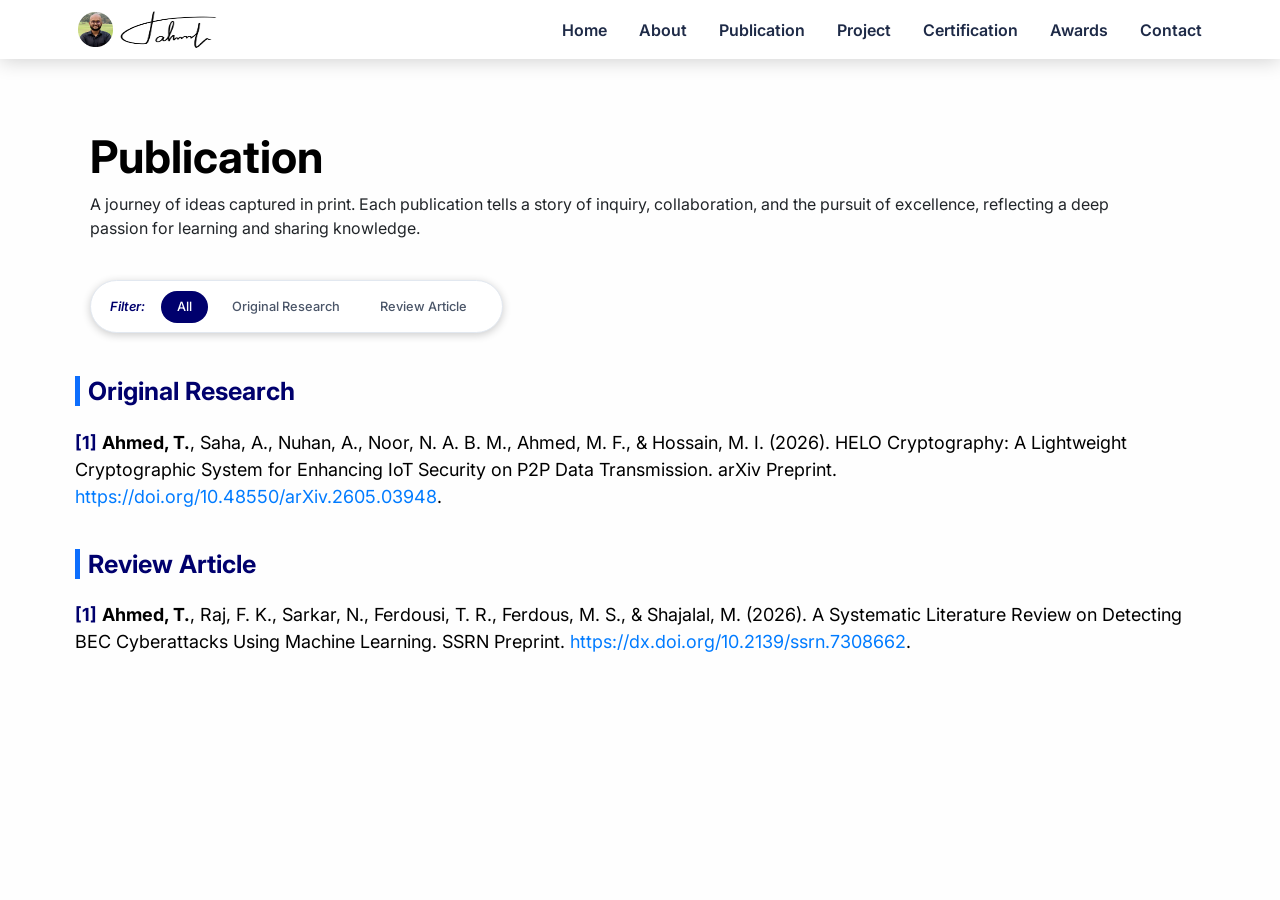
<file: components/publications.html>
<!DOCTYPE html>
<html lang="en">
<head>
    <meta charset="utf-8">
    <meta name="viewport" content="width=device-width, initial-scale=1.0, shrink-to-fit=yes">
    <title>Publication | Tahsin Ahmed</title>
    <link rel="stylesheet" href="https://cdnjs.cloudflare.com/ajax/libs/animate.css/3.7.2/animate.min.css">
    <link rel="stylesheet" href="https://cdnjs.cloudflare.com/ajax/libs/font-awesome/6.5.2/css/all.min.css">
    <link rel="stylesheet" href="https://stackpath.bootstrapcdn.com/bootstrap/4.4.1/css/bootstrap.min.css">
    <link href="https://fonts.googleapis.com/css2?family=Inter:wght@400;500;600;700;800&display=swap" rel="stylesheet">
    <link rel="icon" type="image/png" href="../assets/img/favicon_v1.png">
    <link rel="stylesheet" href="../css/header.css">
    <link rel="stylesheet" href="../css/publications.css">
</head>
<body>
    <header class="site-header">
        <div class="header-container">
            <div class="logo-link">
                <img src="../assets/img/favicon_v1.png" class="logo-img" alt="logo">
                <span class="logo-text"><img src="../assets/img/signature_of_tahsin (1).png" class="sign" alt="Tahsin Ahmed"/></span>
            </div>
            <nav class="desktop-nav">
                <ul>
                    <li><a href="../index.html">Home</a></li>
                    <li><a href="./about.html">About</a></li>
                    <li><a href="./publications.html">Publication</a></li>
                    <li><a href="./project.html">Project</a></li>
                    <li><a href="./certification.html">Certification</a></li>
                    <li><a href="./awards.html">Awards</a></li>
                    <li><a href="./contact.html">Contact</a></li>
                </ul>
            </nav>
            <button class="mobile-menu-btn" id="mobileToggleBtn" aria-label="Open menu">
                <span class="hamburger-line"></span><span class="hamburger-line"></span><span class="hamburger-line"></span>
            </button>
        </div>
    </header>

    <div class="mobile-drawer" id="mobileDrawer">
        <div class="drawer-header"><button class="close-drawer" id="closeDrawerBtn" aria-label="Close menu">&times;</button></div>
        <ul class="drawer-nav">
            <li><a href="../index.html">Home</a></li>
            <li><a href="./about.html">About</a></li>
            <li><a href="./publications.html">Publication</a></li>
            <li><a href="./project.html">Project</a></li>
            <li><a href="./certification.html">Certification</a></li>
            <li><a href="./awards.html">Awards</a></li>
            <li><a href="./contact.html">Contact</a></li>
        </ul>
    </div>
    <div class="drawer-overlay" id="drawerOverlay"></div>

    <div class="page-content">
        <div class="fadeIn row" style="width:100%;height:auto;animation-duration: 1.5s; margin-bottom: 1rem;">
            <div class="col-md-12" id="left-hero">
                <h1 class="hero-tag contact-hero fadeInLeft" style="margin: 0;">Publication</h1>
                <p class="hero-des contact-des fadeIn delay-1s" style="margin-top: 0.5rem;">
                    A journey of ideas captured in print. Each publication tells a story of inquiry, collaboration, and the pursuit of excellence, reflecting a deep passion for learning and sharing knowledge.
                </p>
            </div>
        </div>

        <div class="filter-row">
            <div class="filter-bar">
                <div class="filter-label"><i>Filter:</i></div>
                <div class="desktop-filter">
                    <button class="filter-btn active" data-filter="all">All</button>
                    <button class="filter-btn" data-filter="original">Original Research</button>
                    <button class="filter-btn" data-filter="review">Review Article</button>
                </div>
                <div class="mobile-filter">
                    <select id="filterSelect" class="filter-select-dropdown">
                        <option value="all">All</option>
                        <option value="original">Original Research</option>
                        <option value="review">Review Article</option>
                    </select>
                </div>
            </div>
        </div>

        <div class="content-wrapper">
            <div class="row" id="work-row">
                <div class="originalResearch section-item" data-section="original" id="originalResearch">
                    <div class="work-des">
                        <h1>Original Research</h1>
                        <ul class="todo-list">
                            <li>
                                <span class="order">[1]</span>
                                <span class="paper"><strong>Ahmed, T.</strong>, Saha, A., Nuhan, A., Noor, N. A. B. M., Ahmed, M. F., &amp; Hossain, M. I. (2026). HELO Cryptography: A Lightweight Cryptographic System for Enhancing IoT Security on P2P Data Transmission. arXiv Preprint. <a href="https://doi.org/10.48550/arXiv.2605.03948" target="_blank" rel="noopener" style="text-decoration: none">https://doi.org/10.48550/arXiv.2605.03948</a>.</span>
                            </li>
                        </ul>
                    </div>
                </div>

                <div class="reviewArticle section-item" data-section="review" id="reviewArticle" style="margin-top: 1%;">
                    <div class="work-des">
                        <h1>Review Article</h1>
                        <ul class="todo-list">
                            <li>
                                <span class="order">[1]</span>
                                <span class="paper"><strong>Ahmed, T.</strong>, Raj, F. K., Sarkar, N., Ferdousi, T. R., Ferdous, M. S., &amp; Shajalal, M. (2026). A Systematic Literature Review on Detecting BEC Cyberattacks Using Machine Learning. SSRN Preprint. <a href="https://dx.doi.org/10.2139/ssrn.7308662" target="_blank" rel="noopener" style="text-decoration: none">https://dx.doi.org/10.2139/ssrn.7308662</a>.</span>
                            </li>
                        </ul>
                    </div>
                </div>
            </div>
        </div>

        <div id="emptyStateMessage" style="display: none;">
            <div class="empty-message">
                <i class="fas fa-file-alt"></i>
                No publications found in this category.
            </div>
        </div>
    </div>

    <script src="../js/main.js"></script>
    <script src="../js/publications.js"></script>
</body>
</html>
</file>
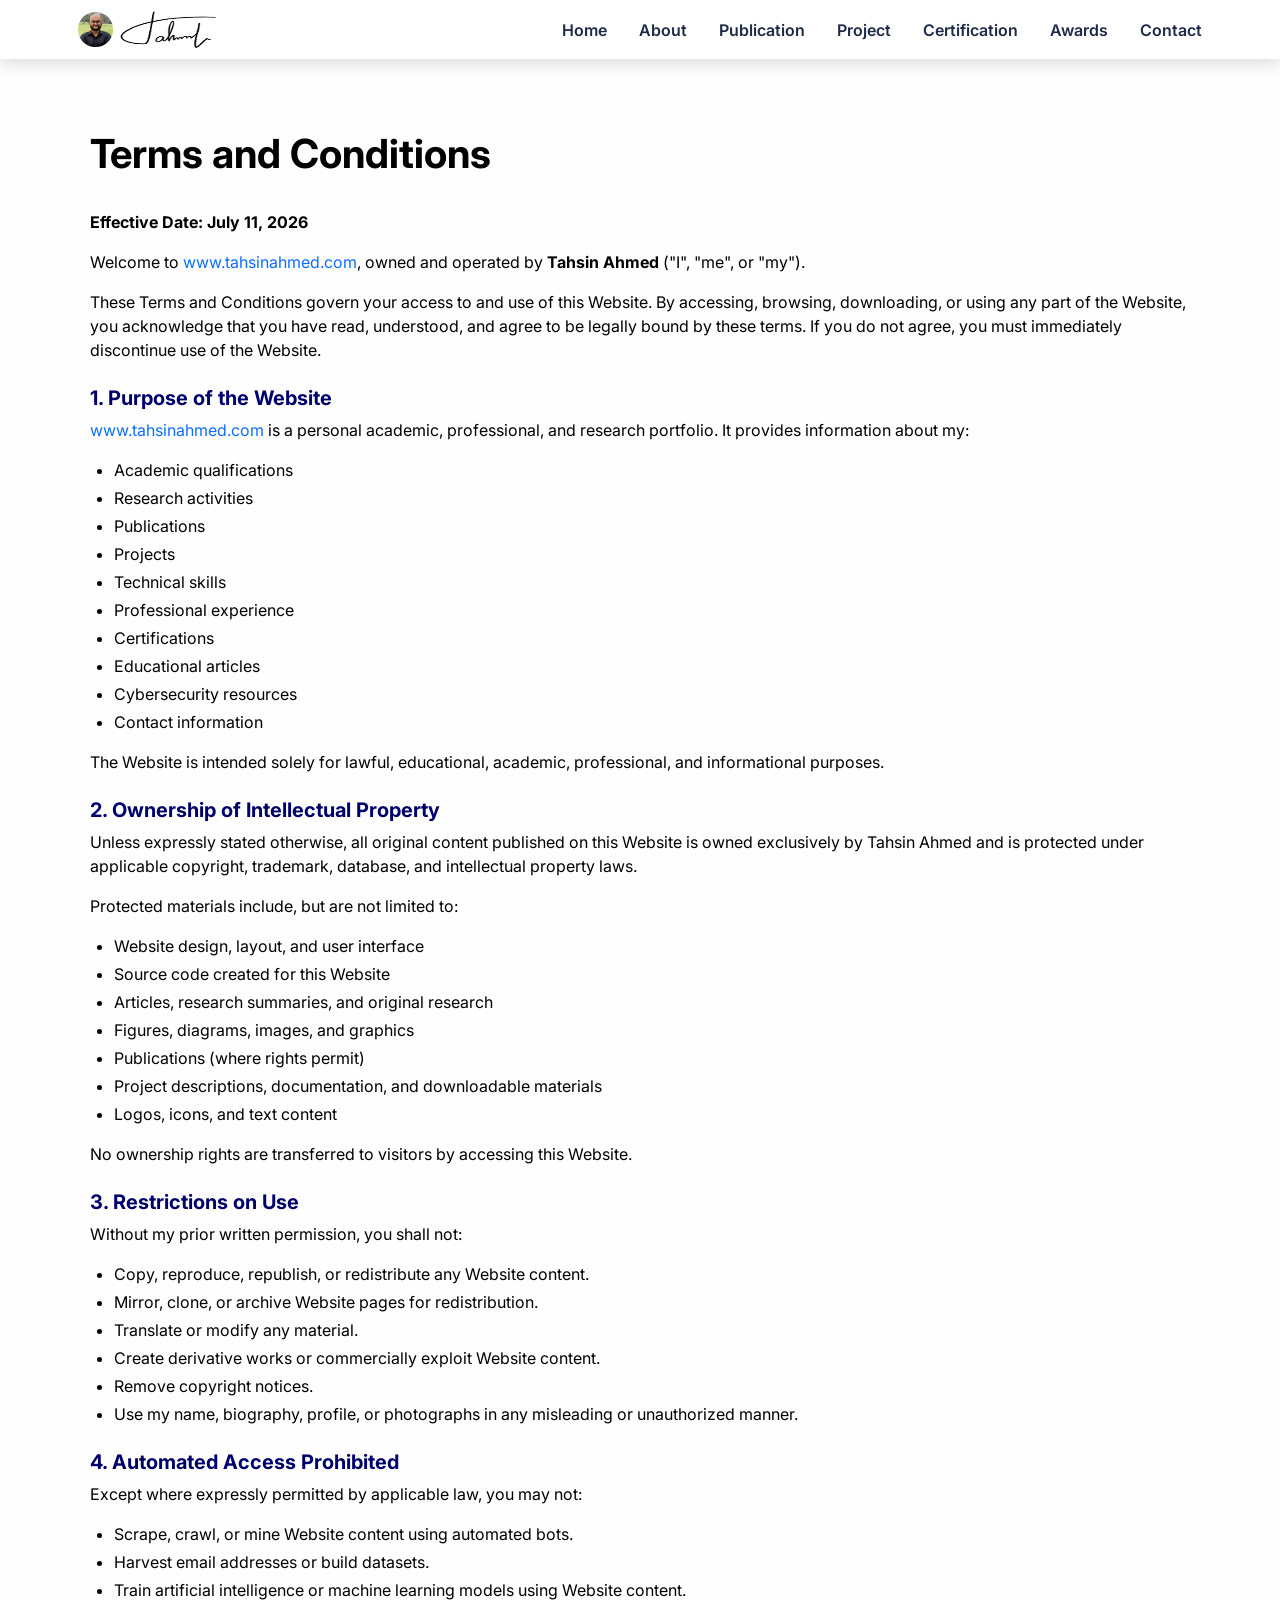
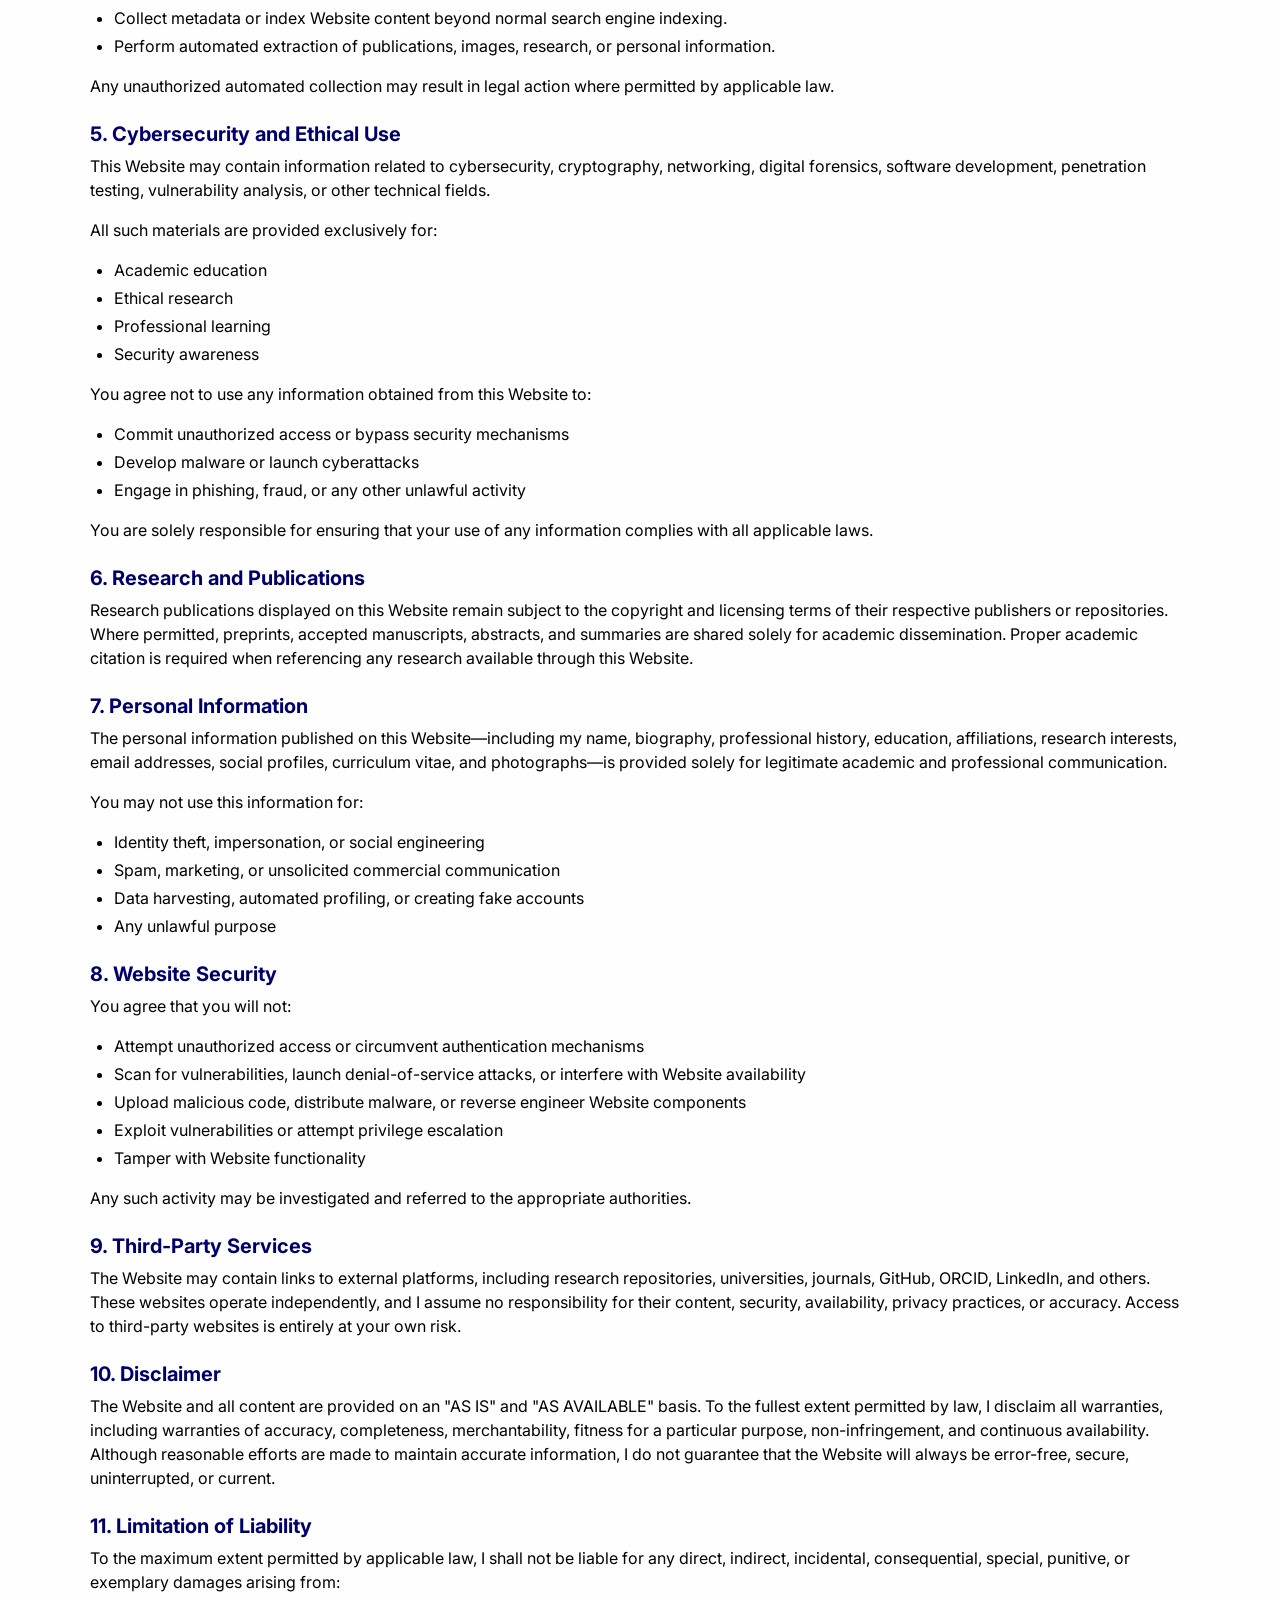
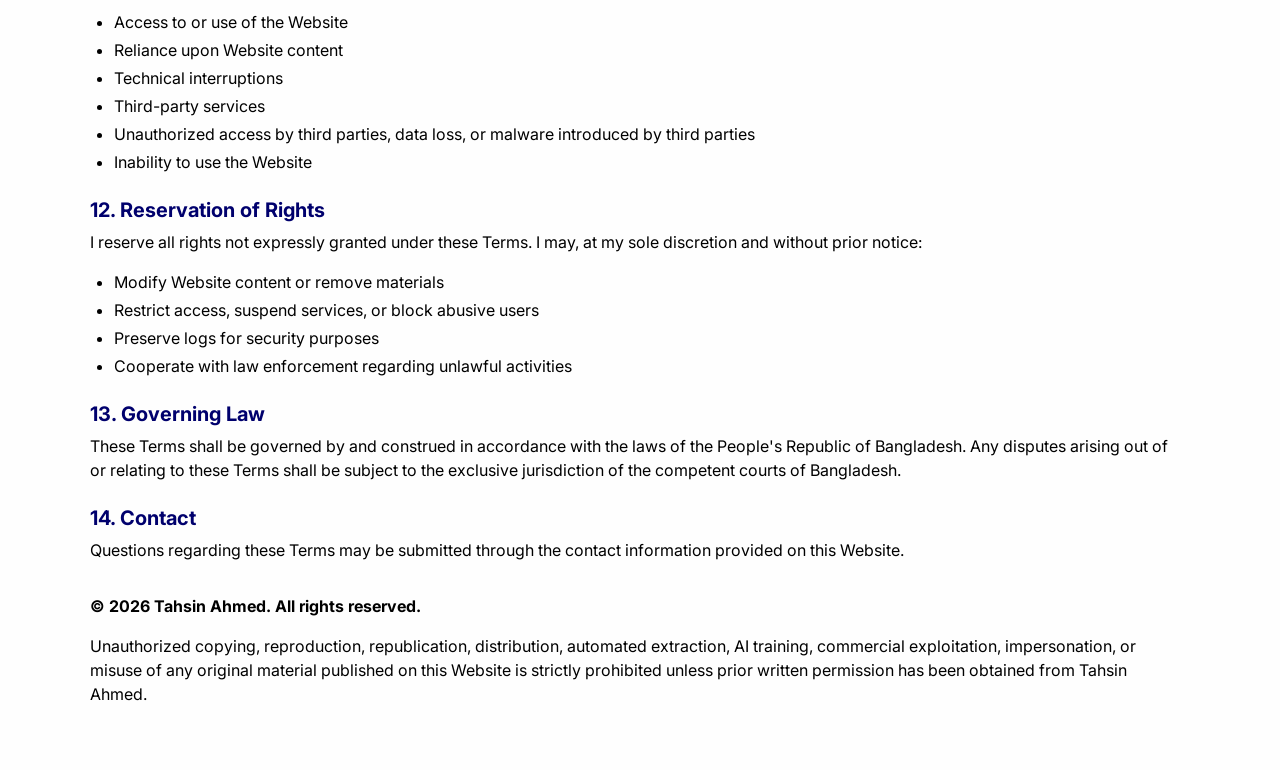
<file: components/terms.html>
<!DOCTYPE html>
<html lang="en">
<head>
    <meta charset="utf-8">
    <meta name="viewport" content="width=device-width, initial-scale=1.0, shrink-to-fit=yes">
    <title>Terms | Tahsin Ahmed</title>
    <link rel="stylesheet" href="https://cdnjs.cloudflare.com/ajax/libs/animate.css/3.7.2/animate.min.css">
    <link rel="stylesheet" href="https://cdnjs.cloudflare.com/ajax/libs/font-awesome/6.5.2/css/all.min.css">
    <link rel="stylesheet" href="https://stackpath.bootstrapcdn.com/bootstrap/4.4.1/css/bootstrap.min.css">
    <link href="https://fonts.googleapis.com/css2?family=Inter:wght@400;500;600;700;800&display=swap" rel="stylesheet">
    <link rel="icon" type="image/png" href="../assets/img/favicon_v1.png">
    <link rel="stylesheet" href="../css/header.css">
    <link rel="stylesheet" href="../css/terms.css">
</head>
<body>
    <header class="site-header">
        <div class="header-container">
            <div class="logo-link">
                <img src="../assets/img/favicon_v1.png" class="logo-img" alt="logo">
                <span class="logo-text"><img src="../assets/img/signature_of_tahsin (1).png" class="sign" alt="Tahsin Ahmed"/></span>
            </div>
            <nav class="desktop-nav">
                <ul>
                    <li><a href="../index.html">Home</a></li>
                    <li><a href="./about.html">About</a></li>
                    <li><a href="./publications.html">Publication</a></li>
                    <li><a href="./project.html">Project</a></li>
                    <li><a href="./certification.html">Certification</a></li>
                    <li><a href="./awards.html">Awards</a></li>
                    <li><a href="./contact.html">Contact</a></li>
                </ul>
            </nav>
            <button class="mobile-menu-btn" id="mobileToggleBtn" aria-label="Open menu">
                <span class="hamburger-line"></span><span class="hamburger-line"></span><span class="hamburger-line"></span>
            </button>
        </div>
    </header>

    <div class="mobile-drawer" id="mobileDrawer">
        <div class="drawer-header"><button class="close-drawer" id="closeDrawerBtn" aria-label="Close menu">&times;</button></div>
        <ul class="drawer-nav">
            <li><a href="../index.html">Home</a></li>
            <li><a href="./about.html">About</a></li>
            <li><a href="./publications.html">Publication</a></li>
            <li><a href="./project.html">Project</a></li>
            <li><a href="./certification.html">Certification</a></li>
            <li><a href="./awards.html">Awards</a></li>
            <li><a href="./contact.html">Contact</a></li>
        </ul>
    </div>
    <div class="drawer-overlay" id="drawerOverlay"></div>

    <div class="page-content">
        <div class="row" style="width:100%;">
            <div class="col-md-12" id="left-hero">
                <div class="privacy-policy">
                    <h1 style="font-weight: bold">Terms and Conditions</h1> <br />
                    <p><strong>Effective Date: July 11, 2026</strong></p>
                    <p>Welcome to <a class="legal-links" href="https://www.tahsinahmed.com">www.tahsinahmed.com</a>, owned and operated by <strong>Tahsin Ahmed</strong> ("I", "me", or "my").</p>
                    <p>These Terms and Conditions govern your access to and use of this Website. By accessing, browsing, downloading, or using any part of the Website, you acknowledge that you have read, understood, and agree to be legally bound by these terms. If you do not agree, you must immediately discontinue use of the Website.</p>

                    <h2>1. Purpose of the Website</h2>
                    <p><a class="legal-links" href="https://www.tahsinahmed.com">www.tahsinahmed.com</a> is a personal academic, professional, and research portfolio. It provides information about my:</p>
                    <ul>
                        <li>Academic qualifications</li>
                        <li>Research activities</li>
                        <li>Publications</li>
                        <li>Projects</li>
                        <li>Technical skills</li>
                        <li>Professional experience</li>
                        <li>Certifications</li>
                        <li>Educational articles</li>
                        <li>Cybersecurity resources</li>
                        <li>Contact information</li>
                    </ul>
                    <p>The Website is intended solely for lawful, educational, academic, professional, and informational purposes.</p>

                    <h2>2. Ownership of Intellectual Property</h2>
                    <p>Unless expressly stated otherwise, all original content published on this Website is owned exclusively by Tahsin Ahmed and is protected under applicable copyright, trademark, database, and intellectual property laws.</p>
                    <p>Protected materials include, but are not limited to:</p>
                    <ul>
                        <li>Website design, layout, and user interface</li>
                        <li>Source code created for this Website</li>
                        <li>Articles, research summaries, and original research</li>
                        <li>Figures, diagrams, images, and graphics</li>
                        <li>Publications (where rights permit)</li>
                        <li>Project descriptions, documentation, and downloadable materials</li>
                        <li>Logos, icons, and text content</li>
                    </ul>
                    <p>No ownership rights are transferred to visitors by accessing this Website.</p>

                    <h2>3. Restrictions on Use</h2>
                    <p>Without my prior written permission, you shall not:</p>
                    <ul>
                        <li>Copy, reproduce, republish, or redistribute any Website content.</li>
                        <li>Mirror, clone, or archive Website pages for redistribution.</li>
                        <li>Translate or modify any material.</li>
                        <li>Create derivative works or commercially exploit Website content.</li>
                        <li>Remove copyright notices.</li>
                        <li>Use my name, biography, profile, or photographs in any misleading or unauthorized manner.</li>
                    </ul>

                    <h2>4. Automated Access Prohibited</h2>
                    <p>Except where expressly permitted by applicable law, you may not:</p>
                    <ul>
                        <li>Scrape, crawl, or mine Website content using automated bots.</li>
                        <li>Harvest email addresses or build datasets.</li>
                        <li>Train artificial intelligence or machine learning models using Website content.</li>
                        <li>Collect metadata or index Website content beyond normal search engine indexing.</li>
                        <li>Perform automated extraction of publications, images, research, or personal information.</li>
                    </ul>
                    <p>Any unauthorized automated collection may result in legal action where permitted by applicable law.</p>

                    <h2>5. Cybersecurity and Ethical Use</h2>
                    <p>This Website may contain information related to cybersecurity, cryptography, networking, digital forensics, software development, penetration testing, vulnerability analysis, or other technical fields.</p>
                    <p>All such materials are provided exclusively for:</p>
                    <ul>
                        <li>Academic education</li>
                        <li>Ethical research</li>
                        <li>Professional learning</li>
                        <li>Security awareness</li>
                    </ul>
                    <p>You agree not to use any information obtained from this Website to:</p>
                    <ul>
                        <li>Commit unauthorized access or bypass security mechanisms</li>
                        <li>Develop malware or launch cyberattacks</li>
                        <li>Engage in phishing, fraud, or any other unlawful activity</li>
                    </ul>
                    <p>You are solely responsible for ensuring that your use of any information complies with all applicable laws.</p>

                    <h2>6. Research and Publications</h2>
                    <p>Research publications displayed on this Website remain subject to the copyright and licensing terms of their respective publishers or repositories. Where permitted, preprints, accepted manuscripts, abstracts, and summaries are shared solely for academic dissemination. Proper academic citation is required when referencing any research available through this Website.</p>

                    <h2>7. Personal Information</h2>
                    <p>The personal information published on this Website—including my name, biography, professional history, education, affiliations, research interests, email addresses, social profiles, curriculum vitae, and photographs—is provided solely for legitimate academic and professional communication.</p>
                    <p>You may not use this information for:</p>
                    <ul>
                        <li>Identity theft, impersonation, or social engineering</li>
                        <li>Spam, marketing, or unsolicited commercial communication</li>
                        <li>Data harvesting, automated profiling, or creating fake accounts</li>
                        <li>Any unlawful purpose</li>
                    </ul>

                    <h2>8. Website Security</h2>
                    <p>You agree that you will not:</p>
                    <ul>
                        <li>Attempt unauthorized access or circumvent authentication mechanisms</li>
                        <li>Scan for vulnerabilities, launch denial-of-service attacks, or interfere with Website availability</li>
                        <li>Upload malicious code, distribute malware, or reverse engineer Website components</li>
                        <li>Exploit vulnerabilities or attempt privilege escalation</li>
                        <li>Tamper with Website functionality</li>
                    </ul>
                    <p>Any such activity may be investigated and referred to the appropriate authorities.</p>

                    <h2>9. Third-Party Services</h2>
                    <p>The Website may contain links to external platforms, including research repositories, universities, journals, GitHub, ORCID, LinkedIn, and others. These websites operate independently, and I assume no responsibility for their content, security, availability, privacy practices, or accuracy. Access to third-party websites is entirely at your own risk.</p>

                    <h2>10. Disclaimer</h2>
                    <p>The Website and all content are provided on an "AS IS" and "AS AVAILABLE" basis. To the fullest extent permitted by law, I disclaim all warranties, including warranties of accuracy, completeness, merchantability, fitness for a particular purpose, non-infringement, and continuous availability. Although reasonable efforts are made to maintain accurate information, I do not guarantee that the Website will always be error-free, secure, uninterrupted, or current.</p>

                    <h2>11. Limitation of Liability</h2>
                    <p>To the maximum extent permitted by applicable law, I shall not be liable for any direct, indirect, incidental, consequential, special, punitive, or exemplary damages arising from:</p>
                    <ul>
                        <li>Access to or use of the Website</li>
                        <li>Reliance upon Website content</li>
                        <li>Technical interruptions</li>
                        <li>Third-party services</li>
                        <li>Unauthorized access by third parties, data loss, or malware introduced by third parties</li>
                        <li>Inability to use the Website</li>
                    </ul>

                    <h2>12. Reservation of Rights</h2>
                    <p>I reserve all rights not expressly granted under these Terms. I may, at my sole discretion and without prior notice:</p>
                    <ul>
                        <li>Modify Website content or remove materials</li>
                        <li>Restrict access, suspend services, or block abusive users</li>
                        <li>Preserve logs for security purposes</li>
                        <li>Cooperate with law enforcement regarding unlawful activities</li>
                    </ul>

                    <h2>13. Governing Law</h2>
                    <p>These Terms shall be governed by and construed in accordance with the laws of the People's Republic of Bangladesh. Any disputes arising out of or relating to these Terms shall be subject to the exclusive jurisdiction of the competent courts of Bangladesh.</p>

                    <h2>14. Contact</h2>
                    <p>Questions regarding these Terms may be submitted through the contact information provided on this Website.</p>

                    <p style="margin-top: 2rem; font-weight: bold;">© <span id="current-year"></span> Tahsin Ahmed. All rights reserved.</p>
                    <p>Unauthorized copying, reproduction, republication, distribution, automated extraction, AI training, commercial exploitation, impersonation, or misuse of any original material published on this Website is strictly prohibited unless prior written permission has been obtained from Tahsin Ahmed.</p>
                </div>
            </div>
        </div>
    </div>

    <script src="../js/main.js"></script>
    <script src="../js/terms.js"></script>
</body>
</html>
</file>
<file: css/header.css>
/* ========== RESET & BASE ========== */
* {
    margin: 0;
    padding: 0;
    box-sizing: border-box;
}
body {
    font-family: 'Inter', sans-serif;
    background: #fefefe;
    display: flex;
    flex-direction: column;
    min-height: 100vh;
}
.page-content { flex: 1 0 auto; }

/* ========== FIXED HEADER ========== */
.site-header {
    position: fixed;
    top: 0;
    left: 0;
    width: 100%;
    background: rgba(255, 255, 255, 0.96);
    backdrop-filter: blur(8px);
    box-shadow: 0 2px 20px rgba(0, 0, 0, 0.18);
    z-index: 1000;
    padding: 0.6rem 1rem;
}
.header-container {
    max-width: 1500px;
    margin: 0 auto;
    display: flex;
    justify-content: space-between;
    align-items: center;
}
.header-container a { text-decoration: none; }
.logo-link {
    display: flex;
    align-items: center;
    gap: 5px;
    text-decoration: none;
    margin-left: 0;
}
.logo-img { height: 35px; }
.logo-text {
    font-weight: 800;
    font-size: 1.4rem;
    background: rgb(0, 0, 109);
    -webkit-background-clip: text;
    background-clip: text;
    color: transparent;
}
.sign { height: 40px; width: 100px; vertical-align: middle; }

.desktop-nav ul {
    display: flex;
    list-style: none;
    gap: 2rem;
    margin: 0;
}
.desktop-nav a {
    text-decoration: none;
    font-weight: 600;
    color: #1e2a47;
    padding-bottom: 4px;
    position: relative;
    transition: color 0.3s ease;
}
.desktop-nav a::after {
    content: '';
    position: absolute;
    bottom: 0;
    left: 0;
    width: 0;
    height: 2px;
    background: #1e38a8;
    transition: width 0.3s ease-in-out;
}
.desktop-nav a:hover::after { width: 100%; }
.desktop-nav a:hover { color: #1e38a8; }

.mobile-menu-btn {
    display: none;
    background: transparent;
    border: none;
    cursor: pointer;
    width: 30px;
    height: 24px;
    flex-direction: column;
    justify-content: space-between;
}
.hamburger-line {
    height: 3px;
    width: 100%;
    background: rgb(0, 0, 109);
    border-radius: 3px;
}

/* ========== MOBILE DRAWER ========== */
.mobile-drawer {
    position: fixed;
    top: 0;
    right: -100%;
    width: 280px;
    max-width: 80%;
    height: 100%;
    background: white;
    box-shadow: -5px 0 25px rgba(0, 0, 0, 0.2);
    z-index: 2000;
    transition: right 0.3s ease;
    padding: 1.5rem;
    overflow-y: auto;
}
.mobile-drawer.open { right: 0; }
.drawer-header { text-align: right; }
.close-drawer {
    font-size: 2.2rem;
    background: none;
    border: none;
    cursor: pointer;
    color: #0066cc;
}
.drawer-nav { list-style: none; margin-top: 2rem; }
.drawer-nav li { margin-bottom: 1.5rem; }
.drawer-nav a {
    text-decoration: none;
    font-size: 1.2rem;
    font-weight: 600;
    color: rgb(0, 0, 109);
    display: block;
    padding: 0.5rem 0;
}
.drawer-nav a:hover { color: #0066cc; }
.drawer-overlay {
    position: fixed;
    top: 0;
    left: 0;
    width: 100%;
    height: 100%;
    background: rgba(0, 0, 0, 0.4);
    opacity: 0;
    visibility: hidden;
    transition: 0.3s;
    z-index: 1500;
}
.drawer-overlay.active { opacity: 1; visibility: visible; }

/* ========== PAGE CONTENT SPACING ========== */
.page-content {
    margin-top: 90px;
    padding: 2rem 5%;
}

/* ========== RESPONSIVE ========== */
@media (max-width: 991px) {
    .desktop-nav { display: none; }
    .mobile-menu-btn { display: flex; }
    .page-content { margin-top: 75px; }
    .site-header { padding: 0.4rem 2rem; box-shadow: 0 2px 20px rgba(0, 0, 0, 0.18); }
    .logo-link { margin-left: 0; }
    .logo-img { height: 35px; }
    .logo-text { font-size: 1.4rem; }
}
@media (min-width: 1025px) and (max-width: 1440px) {
    .header-container { padding: 0 5%; }
}
</file>
<file: css/about.css>
/* ========== ABOUT PAGE ========== */
#left-hero img { height: 85px; width: 85px; }
.technologies { font-size: 20px; }
.technologies h2 { margin-top: 2%; }
.work-hero-img { height: 70%; width: 65%; object-fit: cover; }
#my_skills { margin-top: -5%; }
.info-row {
    display: flex;
    gap: 10px;
    flex-wrap: wrap;
    align-items: flex-start;
    margin-top: 20px;
}
.responsibilities-container { display: flex; border-radius: 20px; background: #f5f5f5; }
.responsibilities-container .column { flex: 1; }
.responsibilities-container .item { margin-bottom: 5px; line-height: 1.6; font-size: 16px; }

/* ========== SECTIONS ========== */
.section {
    margin: 3rem auto;
    margin-left: -1%;
    margin-top: 3.5%;
    padding: 0 1.5rem;
    max-width: 1400px;
}
.section-title {
    font-size: 25px;
    font-weight: 700;
    margin-bottom: 0.5rem;
    color: rgb(0, 0, 109);
    border-left: 5px solid #0d6efd;
    padding-left: 0.5rem;
}
.section-description {
    font-size: 1.1rem;
    color: #555;
    margin-bottom: 2rem;
    padding-left: 1rem;
}

/* ========== CARDS GRID ========== */
.cards-grid {
    display: grid;
    grid-template-columns: repeat(4, 1fr);
    gap: 2rem;
    margin-top: 1rem;
}
.card {
    background: #ffffff;
    border-radius: 28px;
    box-shadow: 0 2px 20px rgba(0, 0, 0, 0.200);
    width: 350px;
    max-width: 350px;
    min-width: 350px;
    transition: transform 0.2s, box-shadow 0.2s, visibility 0s, opacity 0.2s;
    overflow: hidden;
    display: flex;
    flex-direction: column;
    height: 100%;
    min-height: 400px;
}
.card:hover { transform: translateY(-5px); box-shadow: 0 12px 28px rgba(0, 0, 0, 0.12); }
.card-img {
    width: 100%;
    height: 300px;
    object-fit: cover;
    background: #f0f4fa;
    display: flex;
    align-items: center;
    justify-content: center;
    font-size: 3rem;
}
.card-img img {
    width: 100%;
    height: 100%;
    object-fit: cover;
    object-position: 70% 10%;
    transition: transform 0.5s ease;
}
.card:hover .card-img img { transform: scale(1.02); }
.card-content { padding: 1.5rem; }
.card-title {
    font-size: 1.35rem;
    font-weight: 700;
    margin-bottom: 0.5rem;
    color: black;
}
.card-short-desc {
    font-size: 0.95rem;
    color: #404040;
    line-height: 1.4;
    margin-bottom: 1rem;
    font-weight: 500;
}
.view-btn {
    background: rgb(0, 0, 109);
    color: white;
    border: none;
    padding: 0.5rem 1.2rem;
    border-radius: 40px;
    font-size: 0.9rem;
    font-weight: 500;
    cursor: pointer;
    transition: background 0.2s;
}
.view-btn:hover { background: #1e38a8; }

/* Hidden state */
.card.hidden { visibility: hidden; opacity: 0; pointer-events: none; }
.card.hidden .card-img, .card.hidden .card-content { visibility: hidden; }
.section.hidden-section { display: none; }

/* ========== MODAL ========== */
.modal {
    display: none;
    position: fixed;
    z-index: 1000;
    left: 0;
    top: 0;
    width: 100%;
    height: 100%;
    background-color: rgba(0, 0, 0, 0.6);
    backdrop-filter: blur(4px);
    justify-content: center;
    align-items: center;
}
.modal-content {
    background-color: #fefefe;
    border-radius: 32px;
    width: 100%;
    max-width: 60%;
    max-height: 85vh;
    overflow-y: auto;
    position: relative;
    box-shadow: 0 20px 35px rgba(0, 0, 0, 0.2);
    animation: fadeInUp 0.3s ease;
    margin: 0;
}
@keyframes fadeInUp {
    from { opacity: 0; transform: translateY(30px); }
    to { opacity: 1; transform: translateY(0); }
}
.modal-header {
    display: flex;
    justify-content: space-between;
    align-items: center;
    padding: 1.2rem 1.8rem;
    border-bottom: 1px solid #eef2f8;
    background: #fff;
    position: sticky;
    top: 0;
    z-index: 10;
    border-radius: 32px 32px 0 0;
}
.modal-header h2 { margin: 0; font-size: 1.8rem; font-weight: bold; color: black; }
.close-modal {
    font-size: 2rem;
    font-weight: 300;
    cursor: pointer;
    background: none;
    border: none;
    line-height: 1;
    color: #5e7e9e;
    transition: color 0.2s;
}
.close-modal:hover { color: #c00; }
.modal-body { padding: 1.8rem; }
.modal-detail-row { display: flex; flex-wrap: wrap; gap: 3rem; align-items: stretch; }
.modal-detail-row > div:first-child { display: flex; align-items: stretch; }
.modal-detail-row .work-hero-img {
    width: 100% !important;
    height: 100% !important;
    object-fit: cover;
    border-radius: 24px;
}
.tech-stack {
    display: inline-block;
    background: #f0f2f5;
    padding: 0.2rem 0.6rem;
    border-radius: 20px;
    font-size: 0.9rem;
    color: #1e466e;
    margin: 0.2rem 0;
}
.info-item h2 {
    font-size: 1rem;
    margin: 0 0 0.25rem 0;
    color: rgb(0, 0, 109);
    border-left: 5px solid #0d6efd;
    padding-left: 0.5rem;
    font-weight: bold;
}
.info-item a { text-decoration: none; }

/* ========== FILTER BAR ========== */
.filter-row { margin: 1.5rem 0 2rem 0; display: flex; justify-content: flex-start; }
.filter-bar-horizontal {
    background: #ffffff;
    border-radius: 60px;
    padding: 0.6rem 1.5rem;
    box-shadow: 0 2px 8px rgba(0, 0, 0, 0.200);
    border: 1px solid #e2e8f0;
    display: flex;
    align-items: center;
    gap: 1rem;
    flex-wrap: wrap;
    width: auto;
}
.filter-label-horizontal {
    font-size: 0.85rem;
    font-weight: 600;
    color: rgb(0, 0, 109);
    display: flex;
    align-items: center;
    gap: 0.4rem;
    white-space: nowrap;
}
.filter-label-horizontal i { font-size: 0.8rem; }
.desktop-filter-horizontal { display: flex; gap: 0.5rem; flex-wrap: wrap; }
.filter-btn-horizontal {
    background: transparent;
    border: none;
    padding: 0.4rem 1rem;
    border-radius: 40px;
    font-size: 0.8rem;
    font-weight: 500;
    color: #4a5568;
    cursor: pointer;
    transition: all 0.2s ease;
    font-family: inherit;
    white-space: nowrap;
}
.filter-btn-horizontal:hover { background: #eef2ff; color: rgb(0, 0, 109); }
.filter-btn-horizontal.active { background: rgb(0, 0, 109); color: white; }
.mobile-filter-horizontal { display: none; }
.filter-select-horizontal {
    padding: 0.5rem 2rem 0.5rem 1rem;
    border: 1px solid #cbd5e1;
    border-radius: 40px;
    font-size: 0.8rem;
    background: white;
    cursor: pointer;
    font-family: inherit;
    font-weight: 500;
    color: #4a5568;
    appearance: none;
    background-image: url("data:image/svg+xml,%3Csvg xmlns='http://www.w3.org/2000/svg' width='14' height='14' viewBox='0 0 24 24' fill='none' stroke='%234a5568' stroke-width='2' stroke-linecap='round' stroke-linejoin='round'%3E%3Cpolyline points='6 9 12 15 18 9'%3E%3C/polyline%3E%3C/svg%3E");
    background-repeat: no-repeat;
    background-position: right 1rem center;
}
.filter-select-horizontal:focus { outline: none; border-color: rgb(0, 0, 109); }

/* Empty state */
.empty-message { text-align: center; padding: 3rem; color: #6c757d; font-size: 1.1rem; }
.empty-message i { font-size: 3rem; margin-bottom: 1rem; display: block; opacity: 0.5; }

/* ========== PAGE CONTENT ========== */
.page-content {
    margin-top: 130px;
    padding: 0 5% 3rem 5%;
    max-width: 1850px;
    margin-left: 2%;
    margin-right: auto;
}

/* ========== RESPONSIVE ========== */
@media (max-width: 767px) {
    .work-hero-img { width: 90%; height: auto; }
    #left-hero img { height: 70px; width: 70px; display: none; }
    .technologies { font-size: 18px; }
    #details { margin-top: -8%; }
    .technologies h2 { margin-top: 2%; }
    .work-des h1, #left-hero h1 { font-size: 30px; margin-top: 7%; }
    #my_skills { margin-top: -15%; margin-left: 5%; }
    #skills_header { margin-top: 0%; }
    #research_header { margin-top: -15%; }
    .card { max-width: 100%; margin-left: 0; min-height: 380px; width: 100%; min-width: auto; }
    .modal-content { width: 95% !important; max-width: 95% !important; margin: 0; max-height: 90vh; }
    .modal-detail-row { flex-direction: column; }
    .modal-detail-row .work-hero-img { max-width: 80%; margin: 0 auto 1rem auto; display: block; }
    .modal-body { padding: 1.2rem; }
    .modal-header h2 { font-size: 1.2rem; }
    .section { margin-left: -5%; }
    .section-title { font-size: 1.5rem; }
    .cards-grid { grid-template-columns: 1fr; gap: 1.5rem; justify-items: center; }
    .filter-row { width: 100%; }
    .filter-bar-horizontal { display: flex; width: 100%; justify-content: space-between; flex-wrap: nowrap; }
    .desktop-filter-horizontal { display: none; }
    .mobile-filter-horizontal { display: block; width: auto; }
    .filter-select-horizontal { width: auto; min-width: 130px; }
    .page-content { margin-top: 75px; }
}
@media (min-width: 768px) and (max-width: 1024px) {
    .work-hero-img { width: 100%; height: auto; }
    .work-des h1 { font-size: 25px; }
    #left-hero h1 { font-size: 28px; }
    #left-hero img { height: 65px; width: 65px; display: none; }
    .technologies { font-size: 18px; }
    .technologies h2 { margin-top: 3%; }
    #my_skills { margin-top: -10%; }
    .cards-grid { grid-template-columns: repeat(2, 1fr); gap: 1.5rem; }
    .desktop-filter-horizontal { display: none; }
    .mobile-filter-horizontal { display: block; }
    .filter-bar-horizontal { width: 100%; justify-content: space-between; }
    .filter-row { width: 100%; }
}
@media (min-width: 1025px) and (max-width: 1440px) {
    .work-hero-img { width: 80%; height: auto; }
    .work-des h1 { font-size: 28px; }
    #details { margin-top: -2%; }
    #left-hero h1 { font-size: 40px; }
    .technologies { font-size: 19px; }
    .technologies h2 { margin-top: 3%; }
    #my_skills { margin-top: -8%; margin-left: 1.5%; }
    #skills_header { margin-top: -3%; }
    #research_header { margin-top: -8%; }
    .cards-grid { grid-template-columns: repeat(4, 1fr); gap: 2rem; }
}
@media (min-width: 1441px) {
    .work-hero-img { width: 65%; height: 100%; }
    .work-des h1 { font-size: 30px; }
    #left-hero h1 { font-size: 45px; }
    .todo-list { margin-top: -0.5%; font-size: 18px; }
    .order { color: rgb(0, 0, 109); font-weight: bold; }
    .paper { color: black; }
    .paper a { text-decoration: none; }
    #details { margin-top: 0%; }
    .technologies { font-size: 20px; }
    .technologies h2 { margin-top: 3%; }
    #my_skills { margin-top: -5%; margin-left: 1%; }
    #skills_header { margin-top: -3%; }
    #research_header { margin-top: -8%; }
    .cards-grid { grid-template-columns: repeat(4, 1fr); gap: 2rem; }
}
</file>
<file: css/contact.css>
/* ========== CONTACT PAGE ========== */
.page-content { margin-top: 100px; margin-left: 2%; }
#left-hero h1 { font-size: 45px; color: black; font-weight: bold; }
.hero-des { font-size: 1.1rem; color: #4a5568; }

/* ========== CONTACT INFO ========== */
.contact-info { font-size: 1rem; margin-top: 3rem;}

/* ========== SOCIAL LINKS ========== */
.social-section { margin-top: 3rem; }

.social-links {
    display: flex;
    flex-wrap: wrap;
    gap: 1rem;
    margin-top: 0.6rem;
}

.social-links a {
    background: #d4e9ff;
    width: 42px;
    height: 42px;
    min-width: 42px;
    min-height: 42px;
    flex-shrink: 0;
    display: inline-flex;
    align-items: center;
    justify-content: center;
    border-radius: 50%;
    color: #0a2b4e;
    font-size: 1.2rem;
    line-height: 1;
    text-decoration: none;
    transition: all 0.3s ease;
}

.social-links a:hover {
    background: #b8dcff;
    transform: translateY(-3px);
}

.social-links a i {
    color: #0a2b4e;
    line-height: 1;
}

/* ========== MAP ========== */
#hero-right {
    display: flex;
    align-items: center;
    justify-content: center;
    padding: 1rem;
}
.map-wrapper {
    width: 90%;
    height: 90%;
    min-height: 600px;
    border-radius: 12px;
    overflow: hidden;
    margin-left: 5%;
    box-shadow: 0 4px 15px rgba(0, 0, 0, 0.1);
}
.map-wrapper iframe {
    display: block;
    width: 100%;
    height: 100%;
    min-height: 450px;
    border: 0;
}

/* ========== RESPONSIVE ========== */
@media only screen and (max-width: 991px) {
    .page-content { margin-top: 75px; padding: 0 1rem 2rem 1rem; }
    #left-hero h1 { font-size: 30px; margin-top: 7%; }
    .hero-des { font-size: 1rem; }
    .social-links { justify-content: flex-start; }
    #hero-right { margin-top: 2rem; padding: 0; }
    .map-wrapper { min-height: 300px; }
    .map-wrapper iframe { min-height: 300px; }
}
@media (min-width: 992px) and (max-width: 1200px) {
    #left-hero h1 { font-size: 38px; }
    .map-wrapper { min-height: 400px; }
    .map-wrapper iframe { min-height: 400px; }
}
</file>
<file: css/policy.css>
/* ========== PRIVACY POLICY PAGE ========== */
.page-content {
    margin-top: 130px;
    padding: 0 5% 3rem 5%;
    max-width: 1850px;
    margin-left: 2%;
    margin-right: auto;
}
h1 { color: #000000; }
h2 {
    color: rgb(0, 0, 109) !important;
    font-size: 20px;
    font-weight: bold;
    margin-top: 1.5rem;
}
.privacy-policy,
.privacy-policy * { color: #000000; }
.privacy-policy ul { list-style-type: disc; margin-left: 1.5rem; }
.privacy-policy li { margin-bottom: 0.25rem; }
.legal-links { color: #0d6efd; text-decoration: none; }
.legal-links:hover { text-decoration: none; }

/* ========== RESPONSIVE ========== */
@media only screen and (max-width: 991px) {
    .page-content { margin-top: 75px; padding: 0 1.5rem 2rem 1.5rem; }
    .privacy-policy h1 { font-size: 30px; }
}
</file>
<file: css/project.css>
/* ========== PROJECT PAGE ========== */
.page-content {
    margin-top: 130px;
    padding: 0 5% 3rem 5%;
    max-width: 1850px;
    margin-left: 2%;
    margin-right: auto;
}
#left-hero h1 { font-size: 45px; color: black; font-weight: bold; }
.hero-des { font-size: 1.1rem; color: #4a5568; }

/* ========== FILTER ========== */
.filter-row { margin: 1.5rem 0 2rem 0; display: flex; justify-content: flex-start; }
.filter-bar-horizontal {
    background: #ffffff;
    border-radius: 60px;
    padding: 0.6rem 1.5rem;
    box-shadow: 0 2px 8px rgba(0, 0, 0, 0.200);
    border: 1px solid #e2e8f0;
    display: flex;
    align-items: center;
    gap: 1rem;
    flex-wrap: wrap;
    width: auto;
}
.filter-label-horizontal {
    font-size: 0.85rem;
    font-weight: 600;
    color: rgb(0, 0, 109);
    display: flex;
    align-items: center;
    gap: 0.4rem;
    white-space: nowrap;
}
.filter-label-horizontal i { font-size: 0.8rem; }
.desktop-filter-horizontal { display: flex; gap: 0.5rem; flex-wrap: wrap; }
.filter-btn-horizontal {
    background: transparent;
    border: none;
    padding: 0.4rem 1rem;
    border-radius: 40px;
    font-size: 0.8rem;
    font-weight: 500;
    color: #4a5568;
    cursor: pointer;
    transition: all 0.2s ease;
    font-family: inherit;
    white-space: nowrap;
}
.filter-btn-horizontal:hover { background: #eef2ff; color: rgb(0, 0, 109); }
.filter-btn-horizontal.active { background: rgb(0, 0, 109); color: white; }
.mobile-filter-horizontal { display: none; }
.filter-select-horizontal {
    padding: 0.5rem 2rem 0.5rem 1rem;
    border: 1px solid #cbd5e1;
    border-radius: 40px;
    font-size: 0.8rem;
    background: white;
    cursor: pointer;
    font-family: inherit;
    font-weight: 500;
    color: #4a5568;
    appearance: none;
    background-image: url("data:image/svg+xml,%3Csvg xmlns='http://www.w3.org/2000/svg' width='14' height='14' viewBox='0 0 24 24' fill='none' stroke='%234a5568' stroke-width='2' stroke-linecap='round' stroke-linejoin='round'%3E%3Cpolyline points='6 9 12 15 18 9'%3E%3C/polyline%3E%3C/svg%3E");
    background-repeat: no-repeat;
    background-position: right 1rem center;
}
.filter-select-horizontal:focus { outline: none; border-color: rgb(0, 0, 109); }

/* ========== PROJECTS SECTION ========== */
.projects-section { margin-top: 3%; }
.section-title {
    font-size: 25px;
    font-weight: 700;
    margin-bottom: 0.5rem;
    color: rgb(0, 0, 109);
    border-left: 5px solid #0d6efd;
    padding-left: 0.5rem;
}
.section-description {
    font-size: 1rem;
    color: #555;
    margin-bottom: 2rem;
    padding-left: 1rem;
}

/* ========== PROJECTS GRID ========== */
.projects-grid {
    display: grid;
    grid-template-columns: repeat(auto-fill, minmax(340px, 1fr));
    gap: 2rem;
}
.project-card {
    background: #ffffff;
    border-radius: 24px;
    overflow: hidden;
    box-shadow: 0 2px 20px rgba(0, 0, 0, 0.200);
    transition: transform 0.2s, box-shadow 0.2s;
    border: 1px solid #edf2f7;
}
.project-card:hover { transform: translateY(-5px); box-shadow: 0 15px 30px rgba(0, 0, 0, 0.1); }
.card-image { width: 100%; height: 200px; overflow: hidden; }
.card-image img { width: 100%; height: 100%; object-fit: cover; transition: transform 0.3s; }
.project-card:hover .card-image img { transform: scale(1.03); }
.card-body { padding: 1.5rem; }
.card-body a { text-decoration: none; color: white; }
.tech-tags { margin: 0.5rem 0 1rem; display: flex; flex-wrap: wrap; gap: 0.5rem; }
.tech-tags span {
    background: #eef2ff;
    padding: 0.2rem 0.8rem;
    border-radius: 20px;
    font-size: 0.75rem;
    color: #1e3a8a;
}
.project-card h3 {
    font-size: 1.4rem;
    font-weight: 700;
    color: #0a2b4e;
    margin-bottom: 0.5rem;
}
.project-meta {
    font-size: 0.85rem;
    color: #5a6e8a;
    margin-bottom: 1rem;
    border-left: 3px solid #0d6efd;
    padding-left: 0.6rem;
}
.project-card p {
    font-size: 0.95rem;
    line-height: 1.5;
    color: #2d3e5f;
    margin-bottom: 1.2rem;
}
.project-link {
    display: inline-block;
    background: rgb(0, 0, 109);
    color: white;
    text-decoration: none;
    padding: 0.5rem 1rem;
    border-radius: 30px;
    font-size: 0.85rem;
    font-weight: 500;
    margin-bottom: 1rem;
    transition: background 0.2s;
}
.project-link:hover { background: #1e40af; }

/* Hidden state */
.project-card.hidden { display: none; }

/* Empty state */
.empty-message { text-align: center; padding: 3rem; color: #6c757d; font-size: 1.1rem; }
.empty-message i { font-size: 3rem; margin-bottom: 1rem; display: block; opacity: 0.5; }

/* ========== RESPONSIVE ========== */
@media (max-width: 1024px) and (min-width: 769px) {
    .desktop-filter-horizontal { display: none; }
    .mobile-filter-horizontal { display: block; }
    .filter-bar-horizontal { display: flex; width: 100%; justify-content: space-between; border-radius: 50px; }
    .filter-row { width: 100%; }
}
@media (max-width: 1200px) and (min-width: 769px) {
    .projects-grid { grid-template-columns: repeat(2, 1fr); gap: 1.5rem; }
}
@media (max-width: 768px) {
    .page-content { margin-top: 75px; padding: 0 1.5rem 2rem 1.5rem; }
    #left-hero h1 { font-size: 30px; }
    .filter-row { width: 100%; }
    .filter-bar-horizontal { width: 100%; justify-content: space-between; }
    .desktop-filter-horizontal { display: none; }
    .mobile-filter-horizontal { display: block; width: auto; }
    .filter-select-horizontal { width: auto; min-width: 130px; }
    .projects-grid { grid-template-columns: 1fr; }
}
</file>
<file: css/publications.css>
/* ========== PUBLICATIONS PAGE ========== */
.work-des h1 {
    font-size: 25px;
    color: rgb(0, 0, 109);
    text-align: left;
    margin-top: 1%;
    font-weight: bold;
    border-left: 5px solid #0d6efd;
    padding-left: 0.5rem;
}
#left-hero img { height: 55px; width: 60px; }
#left-hero h1 {
    font-size: 45px;
    color: black;
    font-weight: bold;
    margin: 0;
}
.content-wrapper { margin-top: 2%; }
.work-hero-img { height: 60%; width: 50%; }
.todo-list {
    margin-top: 2%;
    font-size: 18px;
    list-style: none;
    padding-left: 0;
}
.todo-list li { margin-bottom: 10px; }
.order { color: rgb(0, 0, 109); font-weight: bold; }
.paper { color: black; }
.paper a { text-decoration: none; }
.paper a:hover { text-decoration: underline; }
#my_skills { margin-left: 1%; }
#my_skills h1 { padding-left: 1rem; border-left: 5px solid #0d6efd; }

/* ========== LAYOUT ========== */
.page-content {
    margin-top: 130px;
    margin-left: 2%;
    margin-right: 2%;
    padding: 0 5% 3rem 5%;
    max-width: 1850px;
    height: 100%;
}

/* ========== FILTER ========== */
.filter-row { margin: 1.5rem 0 2rem 0; display: flex; justify-content: flex-start; }
.filter-bar {
    background: #ffffff;
    border-radius: 60px;
    padding: 0.6rem 1.2rem;
    box-shadow: 0 2px 8px rgba(0, 0, 0, 0.200);
    border: 1px solid #e2e8f0;
    display: inline-flex;
    align-items: center;
    gap: 1rem;
    flex-wrap: wrap;
    width: auto;
}
.filter-label {
    font-size: 0.85rem;
    font-weight: 600;
    color: rgb(0, 0, 109);
    display: flex;
    align-items: center;
    gap: 0.4rem;
}
.filter-label i { font-size: 0.8rem; }
.desktop-filter { display: flex; gap: 0.5rem; flex-wrap: wrap; }
.filter-btn {
    background: transparent;
    border: none;
    padding: 0.4rem 1rem;
    border-radius: 40px;
    font-size: 0.8rem;
    font-weight: 500;
    color: #4a5568;
    cursor: pointer;
    transition: all 0.2s ease;
    font-family: inherit;
    white-space: nowrap;
}
.filter-btn:hover { background: #eef2ff; color: rgb(0, 0, 109); }
.filter-btn.active { background: rgb(0, 0, 109); color: white; }
.mobile-filter { display: none; }
.filter-select-dropdown {
    padding: 0.5rem 2rem 0.5rem 1rem;
    border: 1px solid #cbd5e1;
    border-radius: 40px;
    font-size: 0.8rem;
    background: white;
    cursor: pointer;
    font-family: inherit;
    font-weight: 500;
    color: #4a5568;
    appearance: none;
    background-image: url("data:image/svg+xml,%3Csvg xmlns='http://www.w3.org/2000/svg' width='14' height='14' viewBox='0 0 24 24' fill='none' stroke='%234a5568' stroke-width='2' stroke-linecap='round' stroke-linejoin='round'%3E%3Cpolyline points='6 9 12 15 18 9'%3E%3C/polyline%3E%3C/svg%3E");
    background-repeat: no-repeat;
    background-position: right 1rem center;
}
.filter-select-dropdown:focus { outline: none; border-color: rgb(0, 0, 109); }

/* ========== STATES ========== */
.section-item.hidden-section { display: none; }
.empty-message { text-align: center; padding: 3rem; color: #6c757d; font-size: 1.1rem; }
.empty-message i { font-size: 3rem; margin-bottom: 1rem; display: block; opacity: 0.5; }

/* ========== RESPONSIVE ========== */
@media only screen and (max-width: 991px) {
    #left-hero h1 { font-size: 30px; margin-top: 0; }
    #left-hero img { height: 40px; width: 45px; display: none; }
    .todo-list { font-size: 15px; margin-top: 5%; }
    .work-hero-img { height: 100%; width: 100%; }
    .work-des h1 { font-size: 25px; }
    #my_skills { margin-left: 5%; }
    .page-content { margin-top: 75px; padding: 0 1.5rem 2rem 1.5rem; }
    .desktop-filter { display: none; }
    .mobile-filter { display: block; }
    .filter-bar { width: 100%; justify-content: space-between; }
    .filter-row { width: 100%; }
}
@media (min-width: 768px) and (max-width: 1024px) {
    .desktop-filter { display: none; }
    .mobile-filter { display: block; }
    .filter-bar { width: 100%; justify-content: space-between; }
    .filter-row { width: 100%; }
}
</file>
<file: css/terms.css>
/* ========== TERMS & CONDITIONS PAGE ========== */
.page-content {
    margin-top: 130px;
    padding: 0 5% 3rem 5%;
    max-width: 1850px;
    margin-left: 2%;
    margin-right: auto;
}
h1 { color: #000000; }
h2 {
    color: rgb(0, 0, 109) !important;
    font-size: 20px;
    font-weight: bold;
    margin-top: 1.5rem;
}
.privacy-policy,
.privacy-policy * { color: #000000; }
.privacy-policy ul { list-style-type: disc; margin-left: 1.5rem; }
.privacy-policy li { margin-bottom: 0.25rem; }
.legal-links { color: #0d6efd; text-decoration: none; }
.legal-links:hover { text-decoration: none; }

/* ========== RESPONSIVE ========== */
@media only screen and (max-width: 991px) {
    .page-content { margin-top: 75px; padding: 0 1.5rem 2rem 1.5rem; }
    .privacy-policy h1 { font-size: 30px; }
}
</file>
